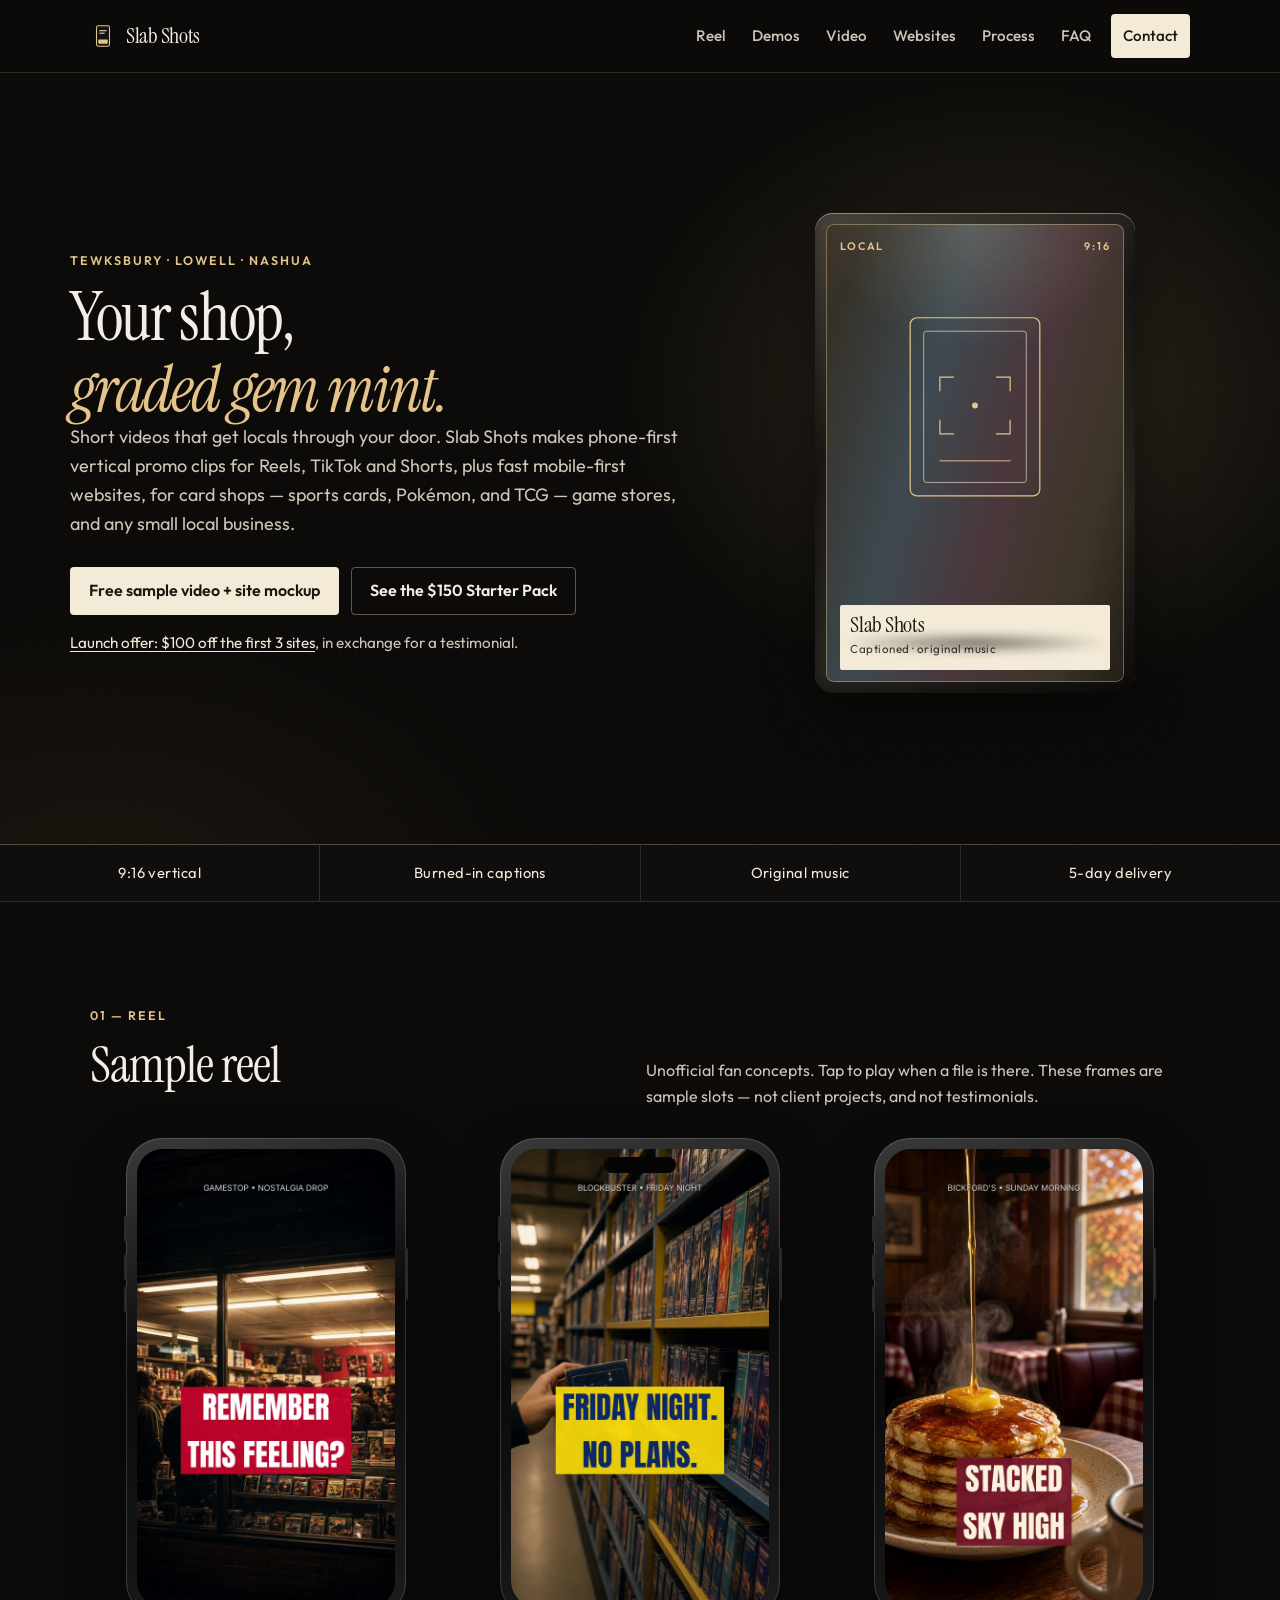
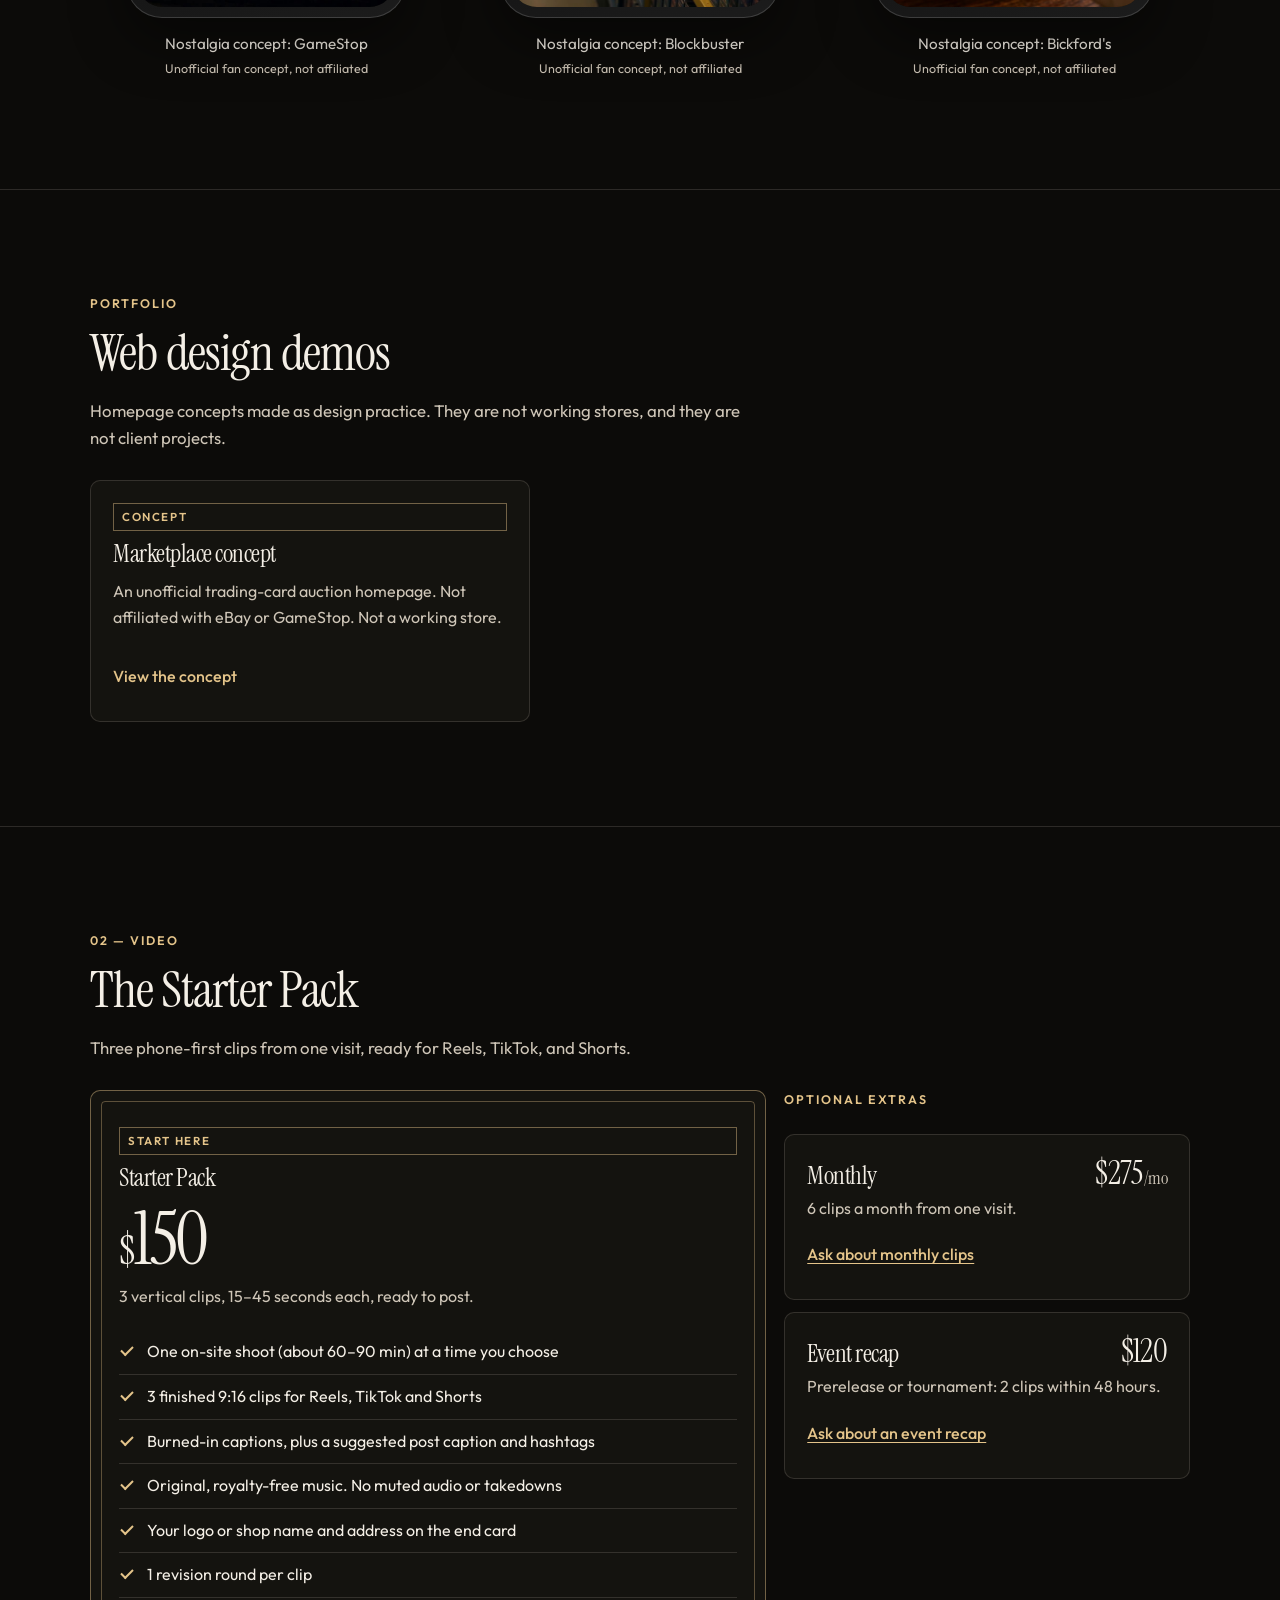
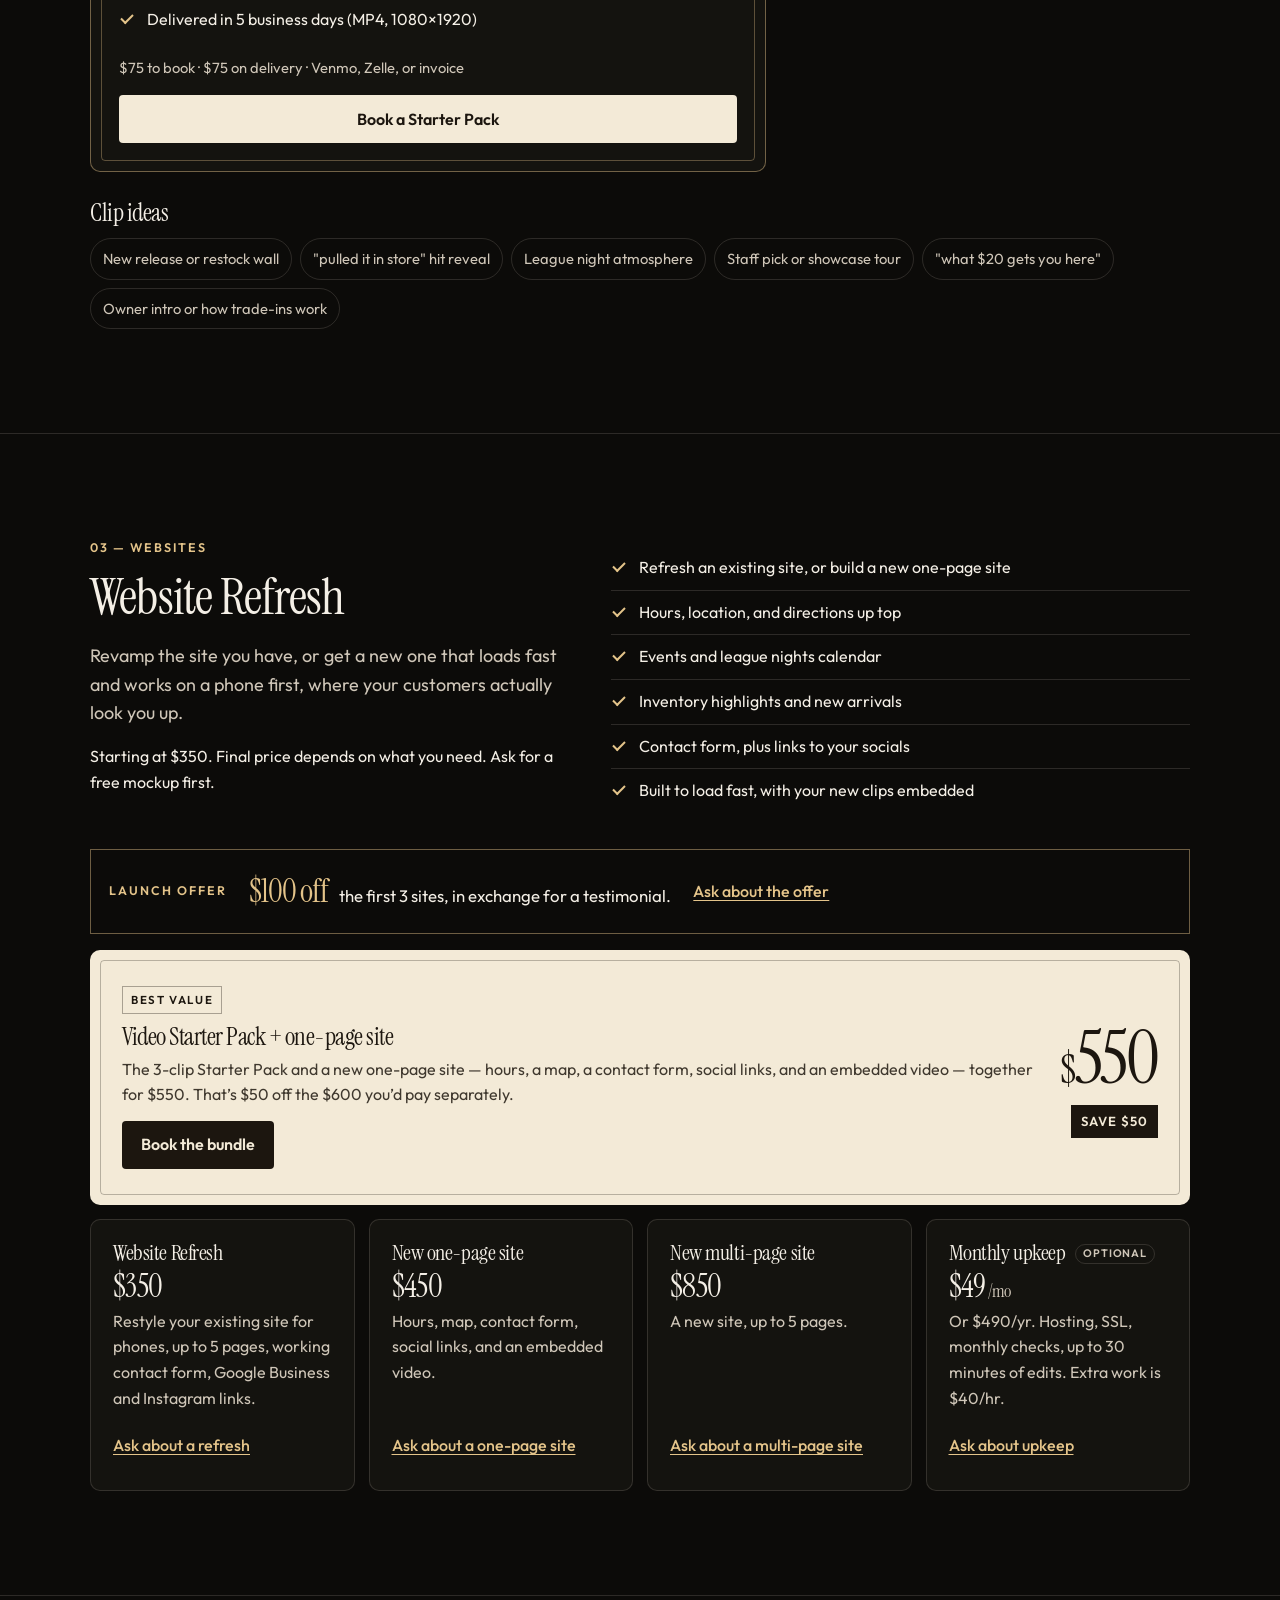
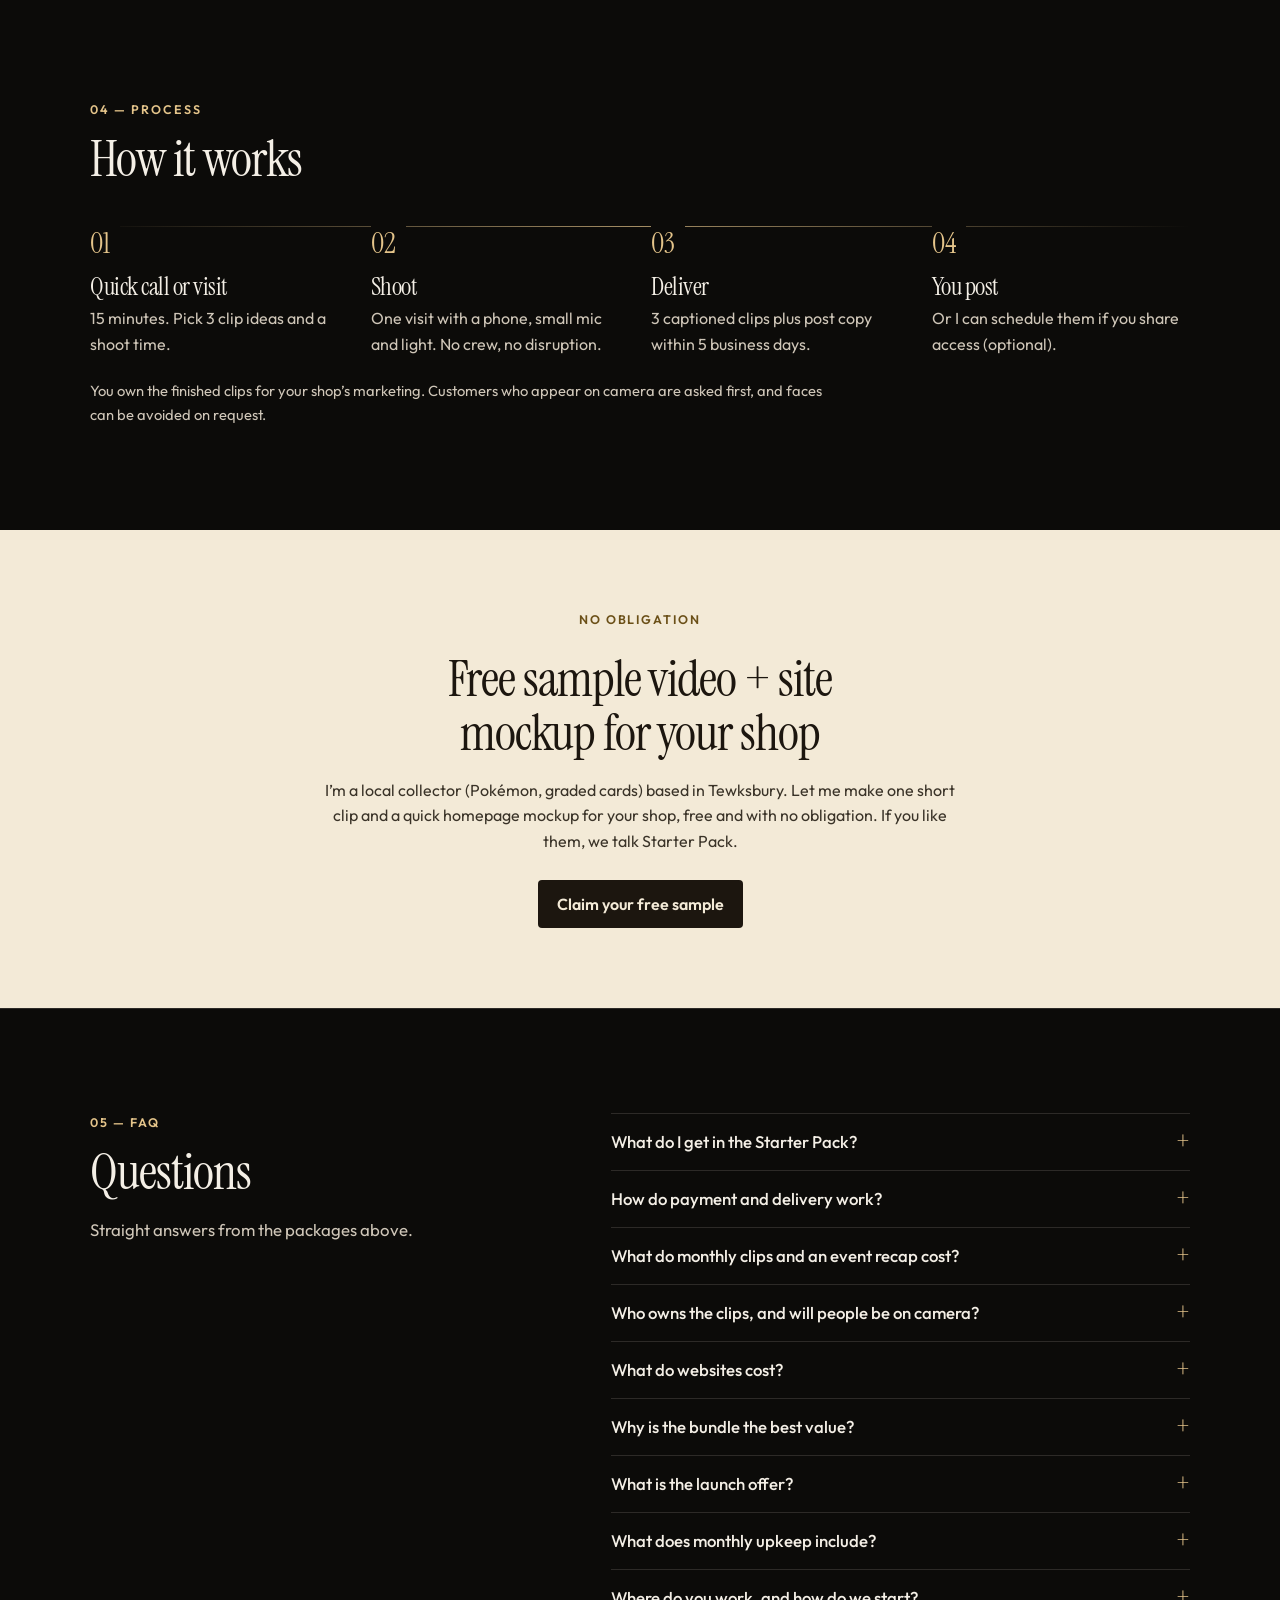
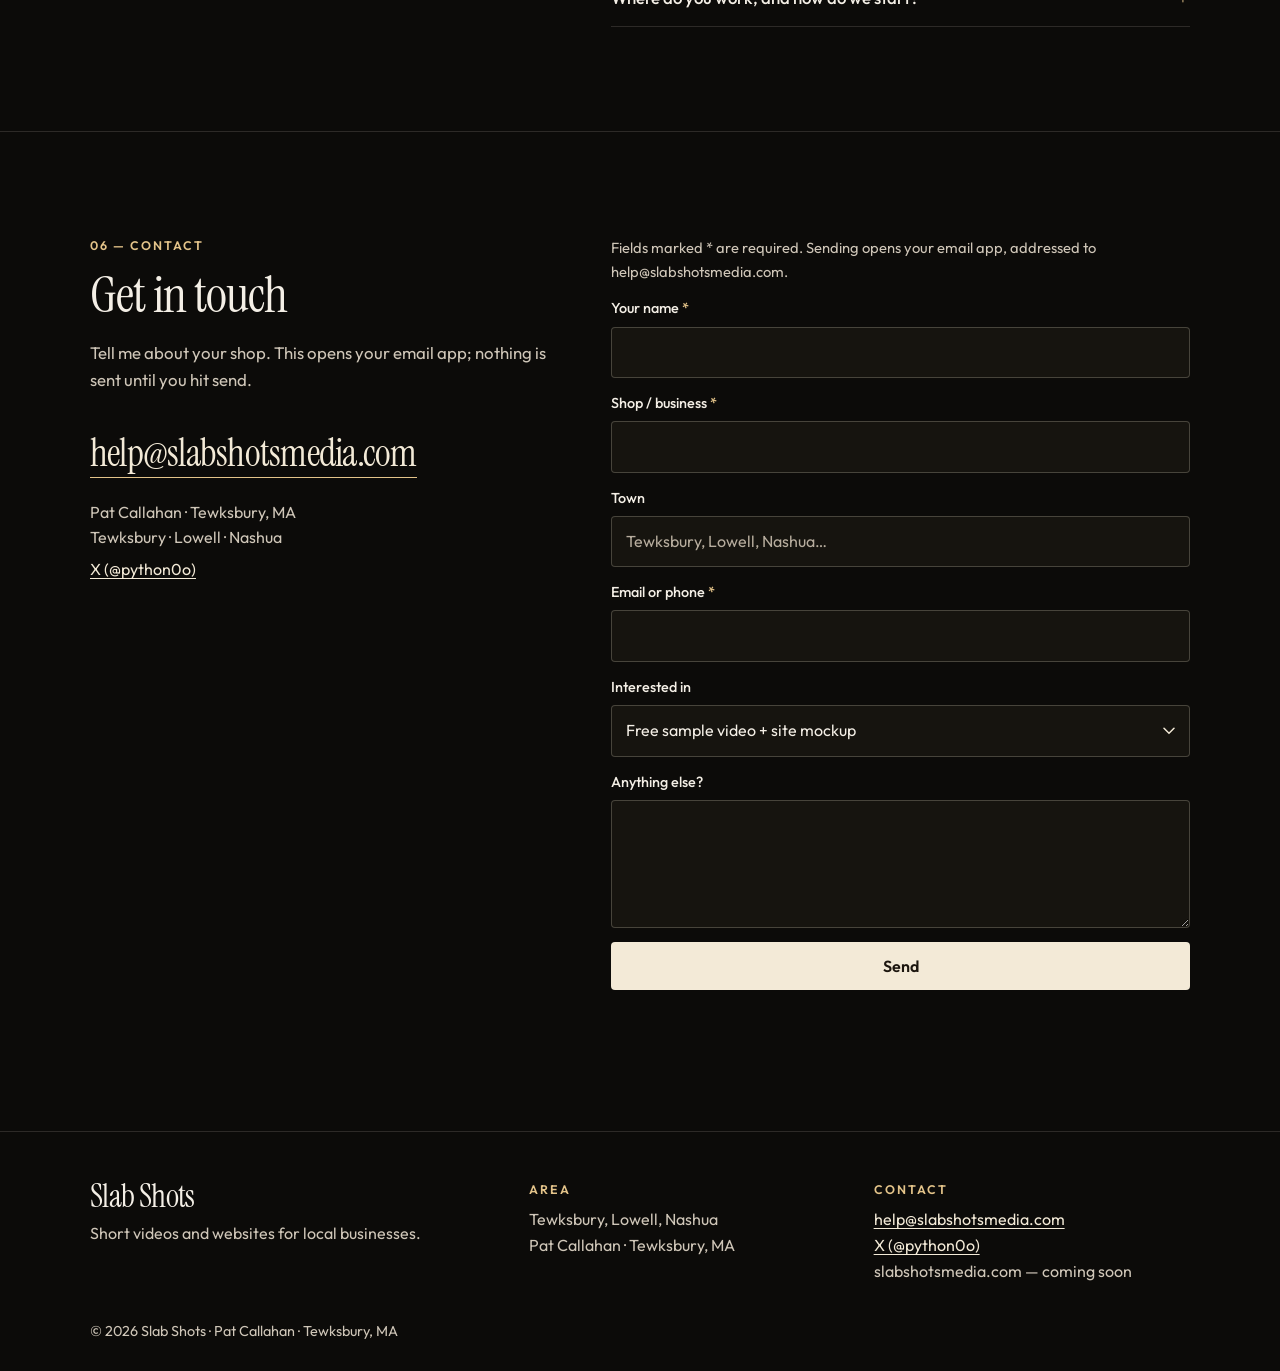
<file: index.html>
<!doctype html>
<html lang="en">
<head>
<meta charset="utf-8">
<meta name="viewport" content="width=device-width, initial-scale=1, viewport-fit=cover">
<script>document.documentElement.classList.add("js");</script>
<title>Slab Shots · Graded-quality short videos &amp; websites</title>
<meta name="description" content="Phone-first vertical promo videos and fast mobile websites for card shops, game stores, and small businesses around Tewksbury, Lowell, and Nashua.">
<meta name="author" content="Pat Callahan">
<meta name="theme-color" content="#0c0b09">
<meta name="color-scheme" content="dark">
<meta name="format-detection" content="telephone=no">
<link rel="canonical" href="https://slabshotsmedia.com/">
<meta property="og:type" content="website">
<meta property="og:site_name" content="Slab Shots">
<meta property="og:locale" content="en_US">
<meta property="og:url" content="https://slabshotsmedia.com/">
<meta property="og:title" content="Slab Shots · Graded-quality short videos &amp; websites">
<meta property="og:description" content="Phone-first vertical promo videos and fast mobile websites for card shops, game stores, and small businesses around Tewksbury, Lowell, and Nashua.">
<meta property="og:image" content="https://slabshotsmedia.com/og.png">
<meta property="og:image:width" content="2400">
<meta property="og:image:height" content="1260">
<meta property="og:image:alt" content="Slab Shots. Your shop, graded gem mint. Vertical videos and websites for local card shops.">
<meta name="twitter:card" content="summary_large_image">
<meta name="twitter:site" content="@python0o">
<meta name="twitter:title" content="Slab Shots · Graded-quality short videos &amp; websites">
<meta name="twitter:description" content="Phone-first vertical promo videos and fast mobile websites for card shops, game stores, and small businesses around Tewksbury, Lowell, and Nashua.">
<meta name="twitter:image" content="https://slabshotsmedia.com/og.png">
<meta name="twitter:image:alt" content="Slab Shots. Your shop, graded gem mint. Vertical videos and websites for local card shops.">
<link rel="icon" href="favicon.svg" type="image/svg+xml">
<link rel="icon" href="favicon-32.png" sizes="32x32" type="image/png">
<link rel="apple-touch-icon" href="apple-touch-icon.png">
<link rel="preload" href="fonts/outfit-400.woff2" as="font" type="font/woff2" crossorigin>
<link rel="preload" href="fonts/instrument-serif-regular.woff2" as="font" type="font/woff2" crossorigin>
<link rel="preload" href="fonts/instrument-serif-italic.woff2" as="font" type="font/woff2" crossorigin>
<link rel="stylesheet" href="styles.css">
<script type="application/ld+json">
{
  "@context": "https://schema.org",
  "@type": "ProfessionalService",
  "name": "Slab Shots",
  "description": "Phone-first vertical promo videos and fast mobile-first websites for card shops, game stores, and small local businesses.",
  "url": "https://slabshotsmedia.com/",
  "image": "https://slabshotsmedia.com/og.png",
  "email": "help@slabshotsmedia.com",
  "currenciesAccepted": "USD",
  "paymentAccepted": "Venmo, Zelle, Invoice",
  "founder": {
    "@type": "Person",
    "name": "Pat Callahan",
    "sameAs": "https://x.com/python0o"
  },
  "address": {
    "@type": "PostalAddress",
    "addressLocality": "Tewksbury",
    "addressRegion": "MA",
    "addressCountry": "US"
  },
  "areaServed": ["Tewksbury", "Lowell", "Nashua"],
  "sameAs": "https://x.com/python0o",
  "hasOfferCatalog": {
    "@type": "OfferCatalog",
    "name": "Slab Shots services",
    "itemListElement": [
      {
        "@type": "Offer",
        "name": "Video Starter Pack",
        "description": "3 vertical clips, 15–45 seconds each, ready to post.",
        "price": "150",
        "priceCurrency": "USD"
      },
      {
        "@type": "Offer",
        "name": "Monthly clips",
        "description": "6 clips a month from one visit.",
        "price": "275",
        "priceCurrency": "USD"
      },
      {
        "@type": "Offer",
        "name": "Event recap",
        "description": "Prerelease or tournament: 2 clips within 48 hours.",
        "price": "120",
        "priceCurrency": "USD"
      },
      {
        "@type": "Offer",
        "name": "Website Refresh",
        "description": "Restyle an existing site for phones, up to 5 pages. Starting price.",
        "price": "350",
        "priceCurrency": "USD"
      },
      {
        "@type": "Offer",
        "name": "New one-page site",
        "description": "Hours, map, contact form, social links, and an embedded video.",
        "price": "450",
        "priceCurrency": "USD"
      },
      {
        "@type": "Offer",
        "name": "New multi-page site",
        "description": "A new site, up to 5 pages.",
        "price": "850",
        "priceCurrency": "USD"
      },
      {
        "@type": "Offer",
        "name": "Video Starter Pack + one-page site",
        "description": "Bundle. Save $50 versus buying both separately.",
        "price": "550",
        "priceCurrency": "USD"
      },
      {
        "@type": "Offer",
        "name": "Monthly upkeep",
        "description": "Hosting, SSL, monthly checks, up to 30 minutes of edits. Or $490/yr. Extra work $40/hr.",
        "price": "49",
        "priceCurrency": "USD"
      }
    ]
  }
}
</script>
</head>
<body>
<a class="skip" href="#top">Skip to content</a>

<header class="nav">
  <div class="wrap nav-in">
    <a class="logo" href="#top">
      <svg class="logo-mark" viewBox="0 0 32 32" aria-hidden="true">
        <rect x="8" y="3.5" width="16" height="25" rx="2.2" fill="#17140f" stroke="#e4c48a" stroke-width="1.3"/>
        <path d="M12 9.5h8M12 12.5h5.5" stroke="#f4efe6" stroke-width="1.2" stroke-linecap="round"/>
        <rect x="10.2" y="20.2" width="11.6" height="5.2" rx="0.8" fill="#e4c48a"/>
      </svg>
      <span>Slab Shots</span>
    </a>
    <button type="button" class="nav-toggle" aria-expanded="false" aria-controls="site-nav" aria-label="Open menu">
      <span class="burger" aria-hidden="true"></span>
    </button>
    <nav id="site-nav" class="nav-links" aria-label="Main">
      <a href="#reel">Reel</a>
      <a href="#demos">Demos</a>
      <a href="#pricing">Video</a>
      <a href="#website">Websites</a>
      <a href="#how">Process</a>
      <a href="#faq">FAQ</a>
      <a class="nav-cta" href="#contact">Contact</a>
    </nav>
  </div>
</header>

<main id="top" tabindex="-1">
  <section class="hero" aria-labelledby="hero-title">
    <div class="wrap hero-grid">
      <div class="hero-copy">
        <p class="kicker">Tewksbury · Lowell · Nashua</p>
        <h1 id="hero-title">Your shop, <em>graded gem mint.</em></h1>
        <p class="lede">Short videos that get locals through your door. Slab Shots makes phone-first vertical promo clips for Reels, TikTok and Shorts, plus fast mobile-first websites, for card shops — sports cards, Pokémon, and TCG — game stores, and any small local business.</p>
        <div class="btns">
          <a class="btn btn-primary" href="#sample" data-interest="Free sample video + site mockup">Free sample video + site mockup</a>
          <a class="btn btn-ghost" href="#pricing">See the $150 Starter Pack</a>
        </div>
        <p class="hero-offer"><a href="#launch">Launch offer: $100 off the first 3 sites</a>, in exchange for a testimonial.</p>
      </div>
      <div class="hero-stage" aria-hidden="true">
        <div class="slab-float">
          <div class="slab" id="slab">
            <div class="slab-inner">
              <div class="holo"></div>
              <div class="slab-shine"></div>
              <div class="slab-face">
                <div class="slab-top">
                  <span>Local</span>
                  <span>9:16</span>
                </div>
                <svg class="slab-mark" viewBox="0 0 200 210" aria-hidden="true">
                  <rect x="52" y="22" width="96" height="132" rx="5" fill="none" stroke="#e4c48a" stroke-width="0.9"/>
                  <rect x="62" y="32" width="76" height="112" rx="2" fill="none" stroke="#f4efe6" stroke-width="0.45"/>
                  <path d="M84 66h-10v10M116 66h10v10M84 108h-10v-10M116 108h10v-10" fill="none" stroke="#e4c48a" stroke-width="0.9" stroke-linecap="square"/>
                  <circle cx="100" cy="87" r="2.2" fill="#e4c48a"/>
                  <path d="M74 128h52" stroke="#e4c48a" stroke-width="0.7" stroke-linecap="round"/>
                </svg>
                <div class="slab-plate">
                  <p class="slab-brand">Slab Shots</p>
                  <p class="slab-sub">Captioned · original music</p>
                </div>
              </div>
            </div>
          </div>
        </div>
        <div class="slab-ground" aria-hidden="true"></div>
      </div>
    </div>
    <ul class="spec">
      <li>9:16 vertical</li>
      <li>Burned-in captions</li>
      <li>Original music</li>
      <li>5-day delivery</li>
    </ul>
  </section>

  <section id="reel" class="section" aria-labelledby="reel-title">
    <div class="wrap section-head">
      <div>
        <p class="kicker">01 — Reel</p>
        <h2 id="reel-title">Sample reel</h2>
      </div>
      <div class="section-head-aside">
        <p>Unofficial fan concepts. Tap to play when a file is there. These frames are sample slots — not client projects, and not testimonials.</p>
        <div class="reel-nav">
          <button type="button" class="icon-btn" id="reel-prev" aria-label="Previous sample">
            <svg viewBox="0 0 16 16" aria-hidden="true"><path d="M10 3L5 8l5 5" fill="none" stroke="currentColor" stroke-width="1.5" stroke-linecap="round" stroke-linejoin="round"/></svg>
          </button>
          <button type="button" class="icon-btn" id="reel-next" aria-label="Next sample">
            <svg viewBox="0 0 16 16" aria-hidden="true"><path d="M6 3l5 5-5 5" fill="none" stroke="currentColor" stroke-width="1.5" stroke-linecap="round" stroke-linejoin="round"/></svg>
          </button>
        </div>
      </div>
    </div>
    <!-- Posters: samples/sample-1.jpg … sample-3.jpg. Clips: samples/sample-1.mp4 … sample-3.mp4 (1080×1920). Placeholders stay until each file loads. -->
    <div class="reel-scroller" id="reel-scroller" aria-label="Sample clips">
      <div class="reel">
        <figure class="clip">
          <div class="phone">
            <div class="bezel">
              <div class="screen">
                <div class="island" aria-hidden="true"></div>
                <img class="poster" src="samples/sample-1.jpg" alt="">
                <video src="samples/sample-1.mp4" poster="samples/sample-1.jpg" playsinline loop preload="metadata" controls aria-label="Nostalgia concept: GameStop. Unofficial fan concept, not affiliated. Example slot, not a client project."></video>
                <div class="ph">
                  <p class="ph-kicker">Sample 1</p>
                  <p class="ph-title">Nostalgia concept: GameStop</p>
                  <p class="ph-state">Clip coming soon</p>
                  <p class="ph-file"><code>samples/sample-1.mp4</code></p>
                </div>
                <button type="button" class="play-big" aria-label="Play sample: Nostalgia concept: GameStop">
                  <svg viewBox="0 0 24 24" aria-hidden="true"><path d="M8 5.5v13l11-6.5-11-6.5z" fill="currentColor"/></svg>
                </button>
                <div class="controls">
                  <button type="button" class="ctrl pause-btn" aria-label="Pause sample: Nostalgia concept: GameStop">Pause</button>
                  <button type="button" class="ctrl mute-btn" aria-pressed="false" aria-label="Mute">Mute</button>
                </div>
              </div>
            </div>
          </div>
          <figcaption>
            <span class="cap-title">Nostalgia concept: GameStop</span>
            <span class="cap-note">Unofficial fan concept, not affiliated</span>
          </figcaption>
        </figure>
        <figure class="clip">
          <div class="phone">
            <div class="bezel">
              <div class="screen">
                <div class="island" aria-hidden="true"></div>
                <img class="poster" src="samples/sample-2.jpg" alt="">
                <video src="samples/sample-2.mp4" poster="samples/sample-2.jpg" playsinline loop preload="metadata" controls aria-label="Nostalgia concept: Blockbuster. Unofficial fan concept, not affiliated. Example slot, not a client project."></video>
                <div class="ph">
                  <p class="ph-kicker">Sample 2</p>
                  <p class="ph-title">Nostalgia concept: Blockbuster</p>
                  <p class="ph-state">Clip coming soon</p>
                  <p class="ph-file"><code>samples/sample-2.mp4</code></p>
                </div>
                <button type="button" class="play-big" aria-label="Play sample: Nostalgia concept: Blockbuster">
                  <svg viewBox="0 0 24 24" aria-hidden="true"><path d="M8 5.5v13l11-6.5-11-6.5z" fill="currentColor"/></svg>
                </button>
                <div class="controls">
                  <button type="button" class="ctrl pause-btn" aria-label="Pause sample: Nostalgia concept: Blockbuster">Pause</button>
                  <button type="button" class="ctrl mute-btn" aria-pressed="false" aria-label="Mute">Mute</button>
                </div>
              </div>
            </div>
          </div>
          <figcaption>
            <span class="cap-title">Nostalgia concept: Blockbuster</span>
            <span class="cap-note">Unofficial fan concept, not affiliated</span>
          </figcaption>
        </figure>
        <figure class="clip">
          <div class="phone">
            <div class="bezel">
              <div class="screen">
                <div class="island" aria-hidden="true"></div>
                <img class="poster" src="samples/sample-3.jpg" alt="">
                <video src="samples/sample-3.mp4" poster="samples/sample-3.jpg" playsinline loop preload="metadata" controls aria-label="Nostalgia concept: Bickford's. Unofficial fan concept, not affiliated. Example slot, not a client project."></video>
                <div class="ph">
                  <p class="ph-kicker">Sample 3</p>
                  <p class="ph-title">Nostalgia concept: Bickford's</p>
                  <p class="ph-state">Clip coming soon</p>
                  <p class="ph-file"><code>samples/sample-3.mp4</code></p>
                </div>
                <button type="button" class="play-big" aria-label="Play sample: Nostalgia concept: Bickford's">
                  <svg viewBox="0 0 24 24" aria-hidden="true"><path d="M8 5.5v13l11-6.5-11-6.5z" fill="currentColor"/></svg>
                </button>
                <div class="controls">
                  <button type="button" class="ctrl pause-btn" aria-label="Pause sample: Nostalgia concept: Bickford's">Pause</button>
                  <button type="button" class="ctrl mute-btn" aria-pressed="false" aria-label="Mute">Mute</button>
                </div>
              </div>
            </div>
          </div>
          <figcaption>
            <span class="cap-title">Nostalgia concept: Bickford's</span>
            <span class="cap-note">Unofficial fan concept, not affiliated</span>
          </figcaption>
        </figure>
      </div>
    </div>
  </section>

  <section id="demos" class="section" aria-labelledby="demos-title">
    <div class="wrap">
      <p class="kicker">Portfolio</p>
      <h2 id="demos-title">Web design demos</h2>
      <p class="dek">Homepage concepts made as design practice. They are not working stores, and they are not client projects.</p>
      <a class="card demo-card" href="demos/marketplace-concept/">
        <p class="tag">Concept</p>
        <h3>Marketplace concept</h3>
        <p class="muted">An unofficial trading-card auction homepage. Not affiliated with eBay or GameStop. Not a working store.</p>
        <span class="text-link">View the concept</span>
      </a>
    </div>
  </section>

  <section id="pricing" class="section" aria-labelledby="video-title">
    <div class="wrap">
      <p class="kicker">02 — Video</p>
      <h2 id="video-title">The Starter Pack</h2>
      <p class="dek">Three phone-first clips from one visit, ready for Reels, TikTok, and Shorts.</p>
      <div class="video-layout">
        <article class="card feature">
          <p class="tag">Start here</p>
          <h3>Starter Pack</h3>
          <p class="price"><span>$</span>150</p>
          <p class="muted">3 vertical clips, 15–45 seconds each, ready to post.</p>
          <ul class="ticks">
            <li>One on-site shoot (about 60–90 min) at a time you choose</li>
            <li>3 finished 9:16 clips for Reels, TikTok and Shorts</li>
            <li>Burned-in captions, plus a suggested post caption and hashtags</li>
            <li>Original, royalty-free music. No muted audio or takedowns</li>
            <li>Your logo or shop name and address on the end card</li>
            <li>1 revision round per clip</li>
            <li>Delivered in 5 business days (MP4, 1080×1920)</li>
          </ul>
          <p class="pay">$75 to book · $75 on delivery · Venmo, Zelle, or invoice</p>
          <a class="btn btn-primary" href="#contact" data-interest="Starter Pack ($150)">Book a Starter Pack</a>
        </article>
        <div class="extras">
          <p class="kicker">Optional extras</p>
          <article class="card mini">
            <div class="row">
              <h3>Monthly</h3>
              <p class="price-sm">$275<span>/mo</span></p>
            </div>
            <p class="muted">6 clips a month from one visit.</p>
            <a class="text-link" href="#contact" data-interest="Monthly clips ($275)">Ask about monthly clips</a>
          </article>
          <article class="card mini">
            <div class="row">
              <h3>Event recap</h3>
              <p class="price-sm">$120</p>
            </div>
            <p class="muted">Prerelease or tournament: 2 clips within 48 hours.</p>
            <a class="text-link" href="#contact" data-interest="Event recap ($120)">Ask about an event recap</a>
          </article>
        </div>
      </div>
      <div class="ideas-block">
        <h3>Clip ideas</h3>
        <ul class="ideas">
          <li>New release or restock wall</li>
          <li>"pulled it in store" hit reveal</li>
          <li>League night atmosphere</li>
          <li>Staff pick or showcase tour</li>
          <li>"what $20 gets you here"</li>
          <li>Owner intro or how trade-ins work</li>
        </ul>
      </div>
    </div>
  </section>

  <section id="website" class="section" aria-labelledby="web-title">
    <div class="wrap">
      <div class="split">
        <div>
          <p class="kicker">03 — Websites</p>
          <h2 id="web-title">Website Refresh</h2>
          <p class="lede">Revamp the site you have, or get a new one that loads fast and works on a phone first, where your customers actually look you up.</p>
          <p class="price-note">Starting at $350. Final price depends on what you need. Ask for a free mockup first.</p>
        </div>
        <ul class="ticks">
          <li>Refresh an existing site, or build a new one-page site</li>
          <li>Hours, location, and directions up top</li>
          <li>Events and league nights calendar</li>
          <li>Inventory highlights and new arrivals</li>
          <li>Contact form, plus links to your socials</li>
          <li>Built to load fast, with your new clips embedded</li>
        </ul>
      </div>

      <aside class="launch" id="launch">
        <p class="kicker">Launch offer</p>
        <p class="launch-deal"><span>$100 off</span> the first 3 sites, in exchange for a testimonial.</p>
        <a class="text-link" href="#contact" data-interest="Launch offer: $100 off a site">Ask about the offer</a>
      </aside>

      <article class="card bundle">
        <div class="bundle-copy">
          <p class="tag">Best value</p>
          <h3>Video Starter Pack + one-page site</h3>
          <p class="muted">The 3-clip Starter Pack and a new one-page site — hours, a map, a contact form, social links, and an embedded video — together for $550. That’s $50 off the $600 you’d pay separately.</p>
          <a class="btn btn-dark" href="#contact" data-interest="Bundle: Starter Pack + one-page site ($550)">Book the bundle</a>
        </div>
        <p class="bundle-price"><span class="price"><span>$</span>550</span><span class="save">Save $50</span></p>
      </article>

      <div class="plans">
        <article class="card plan">
          <h3>Website Refresh</h3>
          <p class="price-sm">$350</p>
          <p class="muted">Restyle your existing site for phones, up to 5 pages, working contact form, Google Business and Instagram links.</p>
          <a class="text-link" href="#contact" data-interest="Website Refresh ($350)">Ask about a refresh</a>
        </article>
        <article class="card plan">
          <h3>New one-page site</h3>
          <p class="price-sm">$450</p>
          <p class="muted">Hours, map, contact form, social links, and an embedded video.</p>
          <a class="text-link" href="#contact" data-interest="New one-page site ($450)">Ask about a one-page site</a>
        </article>
        <article class="card plan">
          <h3>New multi-page site</h3>
          <p class="price-sm">$850</p>
          <p class="muted">A new site, up to 5 pages.</p>
          <a class="text-link" href="#contact" data-interest="New site, up to 5 pages ($850)">Ask about a multi-page site</a>
        </article>
        <article class="card plan">
          <h3>Monthly upkeep <span class="opt">optional</span></h3>
          <p class="price-sm">$49<span>/mo</span></p>
          <p class="muted">Or $490/yr. Hosting, SSL, monthly checks, up to 30 minutes of edits. Extra work is $40/hr.</p>
          <a class="text-link" href="#contact" data-interest="Monthly upkeep ($49/mo or $490/yr)">Ask about upkeep</a>
        </article>
      </div>
    </div>
  </section>

  <section id="how" class="section" aria-labelledby="how-title">
    <div class="wrap">
      <p class="kicker">04 — Process</p>
      <h2 id="how-title">How it works</h2>
      <ol class="steps">
        <li>
          <span class="step-no" aria-hidden="true">01</span>
          <h3>Quick call or visit</h3>
          <p>15 minutes. Pick 3 clip ideas and a shoot time.</p>
        </li>
        <li>
          <span class="step-no" aria-hidden="true">02</span>
          <h3>Shoot</h3>
          <p>One visit with a phone, small mic and light. No crew, no disruption.</p>
        </li>
        <li>
          <span class="step-no" aria-hidden="true">03</span>
          <h3>Deliver</h3>
          <p>3 captioned clips plus post copy within 5 business days.</p>
        </li>
        <li>
          <span class="step-no" aria-hidden="true">04</span>
          <h3>You post</h3>
          <p>Or I can schedule them if you share access (optional).</p>
        </li>
      </ol>
      <p class="fine">You own the finished clips for your shop’s marketing. Customers who appear on camera are asked first, and faces can be avoided on request.</p>
    </div>
  </section>

  <section class="band" id="sample" aria-labelledby="sample-title">
    <div class="wrap band-in">
      <p class="kicker">No obligation</p>
      <h2 id="sample-title">Free sample video + site mockup for your shop</h2>
      <p>I’m a local collector (Pokémon, graded cards) based in Tewksbury. Let me make one short clip and a quick homepage mockup for your shop, free and with no obligation. If you like them, we talk Starter Pack.</p>
      <a class="btn btn-dark" href="#contact" data-interest="Free sample video + site mockup">Claim your free sample</a>
    </div>
  </section>

  <section id="faq" class="section" aria-labelledby="faq-title">
    <div class="wrap split">
      <div class="split-intro">
        <p class="kicker">05 — FAQ</p>
        <h2 id="faq-title">Questions</h2>
        <p class="dek">Straight answers from the packages above.</p>
      </div>
      <div class="faq">
        <details>
          <summary>What do I get in the Starter Pack?</summary>
          <p>Three vertical clips, 15–45 seconds each, ready to post, for $150. That includes one on-site shoot of about 60–90 minutes at a time you choose. Each clip is 9:16 for Reels, TikTok, and Shorts, with burned-in captions, a suggested post caption and hashtags, original royalty-free music, and your logo or shop name and address on the end card. One revision round per clip. Delivered in 5 business days as an MP4 at 1080×1920.</p>
        </details>
        <details>
          <summary>How do payment and delivery work?</summary>
          <p>$75 to book and $75 on delivery, by Venmo, Zelle, or invoice. Clips arrive within 5 business days of the shoot. You post them, or I can schedule them if you share access. Scheduling is optional.</p>
        </details>
        <details>
          <summary>What do monthly clips and an event recap cost?</summary>
          <p>Monthly is $275 for 6 clips from one visit. An event recap — a prerelease or tournament — is $120 for 2 clips within 48 hours.</p>
        </details>
        <details>
          <summary>Who owns the clips, and will people be on camera?</summary>
          <p>You own the finished clips for your shop’s marketing. Customers who appear on camera are asked first, and faces can be avoided on request.</p>
        </details>
        <details>
          <summary>What do websites cost?</summary>
          <p>Website Refresh starts at $350: restyle the site you have for phones, up to 5 pages, with a working contact form and links to Google Business and Instagram. A new one-page site is $450, with hours, a map, a contact form, social links, and an embedded video. A new site up to 5 pages is $850. The final price depends on what you need. Ask for a free mockup first.</p>
        </details>
        <details>
          <summary>Why is the bundle the best value?</summary>
          <p>The Video Starter Pack plus a new one-page site is $550. Separately those are $150 and $450, so the bundle saves $50. It’s the best-value way to start with both a video and a site.</p>
        </details>
        <details>
          <summary>What is the launch offer?</summary>
          <p>$100 off the first 3 sites, in exchange for a testimonial. It applies to websites. Prices listed on this page are before that offer. There are no testimonials on this page — the sample reel is not client work.</p>
        </details>
        <details>
          <summary>What does monthly upkeep include?</summary>
          <p>Upkeep is optional. $49 a month or $490 a year covers hosting, SSL, monthly checks, and up to 30 minutes of edits. Extra work is $40 an hour.</p>
        </details>
        <details>
          <summary>Where do you work, and how do we start?</summary>
          <p>I’m a local collector (Pokémon, graded cards) based in Tewksbury, and I work with card shops, game stores, and other small businesses around Tewksbury, Lowell, and Nashua. Video starts with a 15-minute call or visit to pick 3 clip ideas and a shoot time, then one visit with a phone, a small mic, and a light — no crew and no disruption. Or claim a free sample clip and a quick homepage mockup, with no obligation.</p>
        </details>
      </div>
    </div>
  </section>

  <section id="contact" class="section" aria-labelledby="contact-title">
    <div class="wrap contact-grid">
      <div>
        <p class="kicker">06 — Contact</p>
        <h2 id="contact-title">Get in touch</h2>
        <p class="dek">Tell me about your shop. This opens your email app; nothing is sent until you hit send.</p>
        <a class="big-mail" href="mailto:help@slabshotsmedia.com?subject=Slab%20Shots%20inquiry">help@slabshotsmedia.com</a>
        <p class="contact-meta">Pat Callahan · Tewksbury, MA<br>Tewksbury · Lowell · Nashua</p>
        <p class="contact-meta"><a href="https://x.com/python0o" rel="noopener noreferrer">X (@python0o)</a></p>
      </div>
      <!-- Mailto only. No form backend and no secrets. -->
      <form class="form" action="mailto:help@slabshotsmedia.com" method="post" enctype="text/plain" aria-describedby="form-note">
        <p class="fine" id="form-note">Fields marked * are required. Sending opens your email app, addressed to help@slabshotsmedia.com.</p>
        <div class="field">
          <label for="name">Your name <span aria-hidden="true">*</span></label>
          <input id="name" name="name" autocomplete="name" required>
        </div>
        <div class="field">
          <label for="shop">Shop / business <span aria-hidden="true">*</span></label>
          <input id="shop" name="shop" autocomplete="organization" required>
        </div>
        <div class="field">
          <label for="town">Town</label>
          <input id="town" name="town" autocomplete="address-level2" placeholder="Tewksbury, Lowell, Nashua…">
        </div>
        <div class="field">
          <label for="reply_to">Email or phone <span aria-hidden="true">*</span></label>
          <input id="reply_to" name="reply_to" autocomplete="on" required>
        </div>
        <div class="field">
          <label for="interest">Interested in</label>
          <select id="interest" name="interest">
            <option>Free sample video + site mockup</option>
            <option>Starter Pack ($150)</option>
            <option>Monthly clips ($275)</option>
            <option>Event recap ($120)</option>
            <option>Website Refresh ($350)</option>
            <option>New one-page site ($450)</option>
            <option>New site, up to 5 pages ($850)</option>
            <option>Bundle: Starter Pack + one-page site ($550)</option>
            <option>Launch offer: $100 off a site</option>
            <option>Monthly upkeep ($49/mo or $490/yr)</option>
          </select>
        </div>
        <div class="field">
          <label for="message">Anything else?</label>
          <textarea id="message" name="message" rows="4"></textarea>
        </div>
        <button class="btn btn-primary btn-block" type="submit">Send</button>
        <p class="form-status" role="status"></p>
      </form>
      <noscript>
        <p class="fine">JavaScript is off, so the button uses a basic email link. Or write directly to help@slabshotsmedia.com.</p>
      </noscript>
    </div>
  </section>
</main>

<footer class="foot">
  <div class="wrap foot-grid">
    <div>
      <p class="foot-brand">Slab Shots</p>
      <p>Short videos and websites for local businesses.</p>
    </div>
    <div>
      <p class="kicker">Area</p>
      <p>Tewksbury, Lowell, Nashua</p>
      <p>Pat Callahan · Tewksbury, MA</p>
    </div>
    <div>
      <p class="kicker">Contact</p>
      <p><a href="mailto:help@slabshotsmedia.com">help@slabshotsmedia.com</a></p>
      <p><a href="https://x.com/python0o" rel="noopener noreferrer">X (@python0o)</a></p>
      <p>slabshotsmedia.com — coming soon</p>
    </div>
  </div>
  <div class="wrap">
    <p class="copy">© 2026 Slab Shots · Pat Callahan · Tewksbury, MA</p>
  </div>
</footer>

<script>
(function () {
  var reduce = window.matchMedia("(prefers-reduced-motion: reduce)").matches;
  var finePointer = window.matchMedia("(hover: hover) and (pointer: fine)").matches;
  var navMq = window.matchMedia("(max-width: 899px)");

  var toggle = document.querySelector(".nav-toggle");
  var mainEl = document.querySelector("main");
  var footEl = document.querySelector("footer");

  function setOpen(open) {
    document.body.classList.toggle("nav-open", open);
    toggle.setAttribute("aria-expanded", open ? "true" : "false");
    toggle.setAttribute("aria-label", open ? "Close menu" : "Open menu");
    mainEl.inert = open;
    footEl.inert = open;
    if (open) {
      var first = document.querySelector(".nav-links a");
      if (first) first.focus();
    }
  }

  toggle.addEventListener("click", function () {
    setOpen(toggle.getAttribute("aria-expanded") !== "true");
  });

  document.addEventListener("keydown", function (e) {
    if (e.key === "Escape" && toggle.getAttribute("aria-expanded") === "true") {
      setOpen(false);
      toggle.focus();
    }
  });

  document.getElementById("site-nav").addEventListener("click", function (e) {
    if (e.target.closest("a")) setOpen(false);
  });

  navMq.addEventListener("change", function () {
    if (!navMq.matches) setOpen(false);
  });

  document.querySelector(".logo").addEventListener("click", function () {
    if (toggle.getAttribute("aria-expanded") === "true") setOpen(false);
  });

  var hero = document.querySelector(".hero");
  var slab = document.getElementById("slab");
  var stage = document.querySelector(".hero-stage");
  if (!reduce && finePointer && hero && slab && stage) {
    hero.addEventListener("pointermove", function (e) {
      var r = hero.getBoundingClientRect();
      hero.style.setProperty("--mx", ((e.clientX - r.left) / r.width * 100).toFixed(1) + "%");
      hero.style.setProperty("--my", ((e.clientY - r.top) / r.height * 100).toFixed(1) + "%");
    });
    stage.addEventListener("pointermove", function (e) {
      var r = stage.getBoundingClientRect();
      var x = (e.clientX - r.left) / r.width - 0.5;
      var y = (e.clientY - r.top) / r.height - 0.5;
      slab.style.transform = "rotateY(" + (x * 16).toFixed(2) + "deg) rotateX(" + (-y * 10).toFixed(2) + "deg)";
    });
    stage.addEventListener("pointerleave", function () {
      slab.style.transform = "";
    });
  }

  var scroller = document.getElementById("reel-scroller");
  function scrollReel(dir) {
    var clip = scroller.querySelector(".clip");
    if (!clip) return;
    var amount = clip.getBoundingClientRect().width + 18;
    scroller.scrollBy({ left: dir * amount, behavior: reduce ? "auto" : "smooth" });
  }
  document.getElementById("reel-prev").addEventListener("click", function () { scrollReel(-1); });
  document.getElementById("reel-next").addEventListener("click", function () { scrollReel(1); });

  function pauseOthers(current) {
    document.querySelectorAll(".clip video").forEach(function (other) {
      if (other !== current) other.pause();
    });
  }

  document.querySelectorAll(".clip").forEach(function (clip) {
    var video = clip.querySelector("video");
    var playBig = clip.querySelector(".play-big");
    var pauseBtn = clip.querySelector(".pause-btn");
    var muteBtn = clip.querySelector(".mute-btn");
    var screen = clip.querySelector(".screen");
    video.removeAttribute("controls");
    video.setAttribute("aria-hidden", "true");

    function markReady() {
      clip.classList.add("is-ready");
      video.removeAttribute("aria-hidden");
    }
    video.addEventListener("loadedmetadata", markReady);
    if (video.readyState >= 1) markReady();

    var poster = clip.querySelector(".poster");
    if (poster) {
      function markPoster() {
        if (poster.naturalWidth > 0) clip.classList.add("has-poster");
      }
      poster.addEventListener("load", markPoster);
      poster.addEventListener("error", function () { clip.classList.remove("has-poster"); });
      if (poster.complete) markPoster();
    }

    function play() {
      pauseOthers(video);
      video.muted = false;
      muteBtn.setAttribute("aria-pressed", "false");
      muteBtn.textContent = "Mute";
      muteBtn.setAttribute("aria-label", "Mute");
      var attempt = video.play();
      if (attempt && attempt.catch) {
        attempt.catch(function () {
          video.muted = true;
          muteBtn.setAttribute("aria-pressed", "true");
          muteBtn.textContent = "Unmute";
          muteBtn.setAttribute("aria-label", "Unmute");
          video.play().catch(function () {});
        });
      }
    }

    playBig.addEventListener("click", play);
    screen.addEventListener("click", function (e) {
      if (!clip.classList.contains("is-ready")) return;
      if (e.target.closest("button")) return;
      if (video.paused) play();
      else video.pause();
    });
    pauseBtn.addEventListener("click", function () { video.pause(); });
    muteBtn.addEventListener("click", function () {
      video.muted = !video.muted;
      var muted = video.muted;
      muteBtn.setAttribute("aria-pressed", muted ? "true" : "false");
      muteBtn.textContent = muted ? "Unmute" : "Mute";
      muteBtn.setAttribute("aria-label", muted ? "Unmute" : "Mute");
    });
    video.addEventListener("play", function () {
      clip.classList.add("is-playing", "has-played");
    });
    video.addEventListener("pause", function () {
      clip.classList.remove("is-playing");
    });
  });

  var form = document.querySelector(".form");
  var status = form.querySelector(".form-status");
  var interest = form.querySelector("[name=interest]");

  document.addEventListener("click", function (e) {
    var link = e.target.closest("[data-interest]");
    if (!link) return;
    interest.value = link.getAttribute("data-interest");
  });

  form.addEventListener("submit", function (e) {
    e.preventDefault();
    if (!form.checkValidity()) {
      form.reportValidity();
      return;
    }
    var data = new FormData(form);
    var body = [
      "Name: " + data.get("name"),
      "Shop: " + data.get("shop"),
      "Town: " + (data.get("town") || ""),
      "Email or phone: " + data.get("reply_to"),
      "Interested in: " + data.get("interest"),
      "",
      data.get("message") || ""
    ].join("\n");
    var href = "mailto:help@slabshotsmedia.com?subject=" +
      encodeURIComponent("Slab Shots inquiry — " + data.get("shop")) +
      "&body=" + encodeURIComponent(body);
    status.textContent = "Your email app should open with this message. If it does not, email help@slabshotsmedia.com.";
    window.location.href = href;
  });
})();
</script>
</body>
</html>
</file>
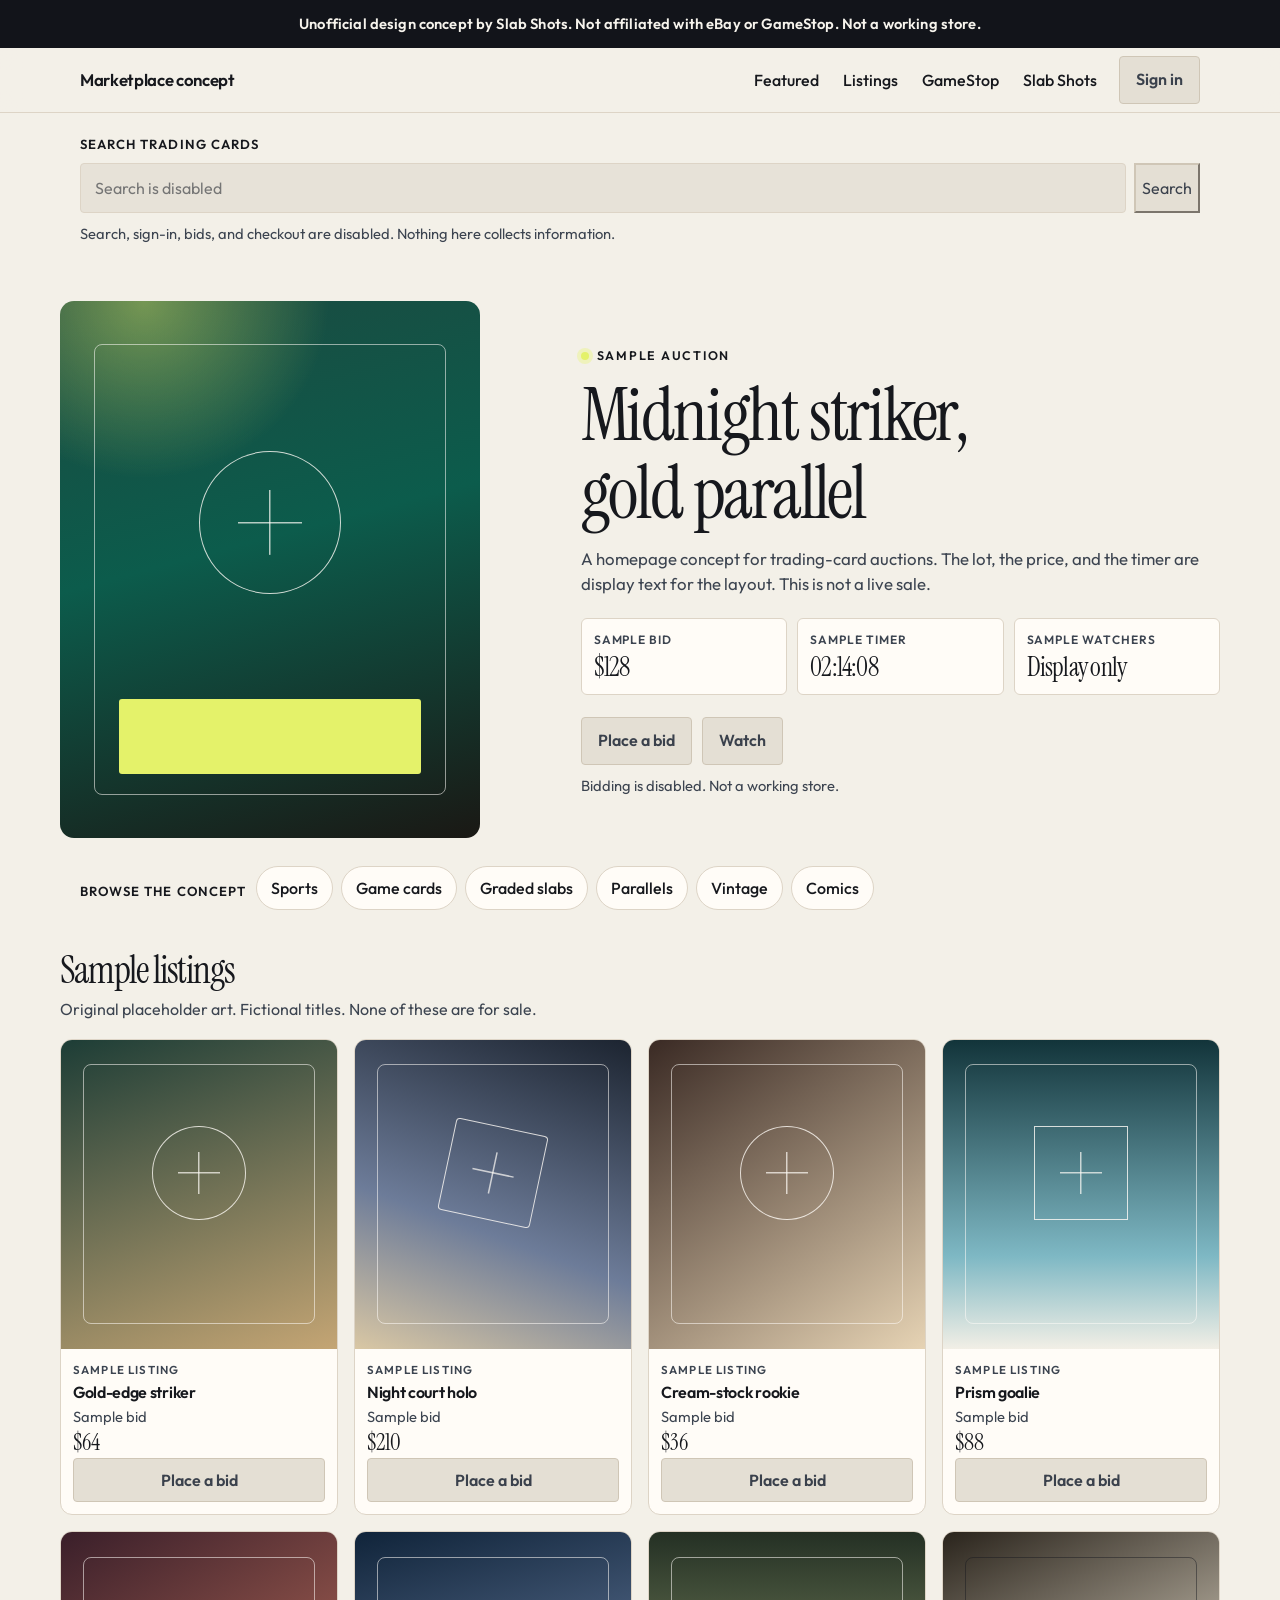
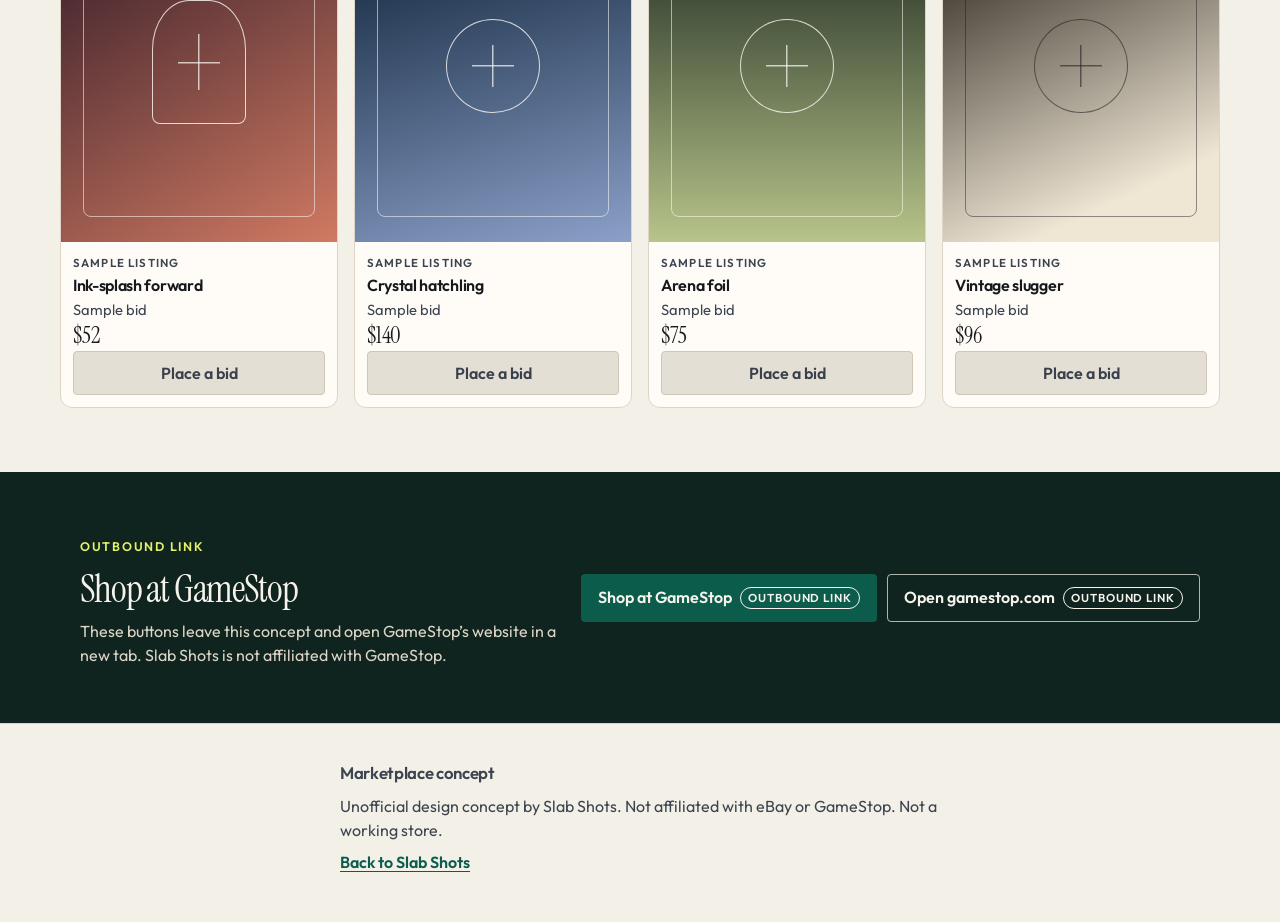
<file: demos/marketplace-concept/index.html>
<!doctype html>
<html lang="en">
<head>
<meta charset="utf-8">
<meta name="viewport" content="width=device-width, initial-scale=1, viewport-fit=cover">
<title>Marketplace concept · Unofficial design by Slab Shots</title>
<meta name="description" content="Unofficial design concept by Slab Shots for a trading-card auction homepage. Not affiliated with eBay or GameStop. Not a working store.">
<meta name="robots" content="index,follow">
<link rel="canonical" href="https://slabshotsmedia.com/demos/marketplace-concept/">
<link rel="icon" href="../../favicon.svg" type="image/svg+xml">
<link rel="stylesheet" href="styles.css">
</head>
<body>
<div class="concept-banner" role="note">Unofficial design concept by Slab Shots. Not affiliated with eBay or GameStop. Not a working store.</div>

<a class="skip" href="#content">Skip to content</a>

<header class="topbar">
  <div class="wrap topbar-in">
    <a class="word" href="#content">Marketplace concept</a>
    <nav class="toplinks" aria-label="Concept">
      <a href="#featured">Featured</a>
      <a href="#listings">Listings</a>
      <a href="#gamestop">GameStop</a>
      <a href="../../">Slab Shots</a>
    </nav>
    <button type="button" class="btn btn-quiet" disabled>Sign in</button>
  </div>
</header>

<main id="content">
  <section class="search-band" aria-label="Disabled search">
    <div class="wrap search-row">
      <div class="search">
        <label for="concept-search">Search trading cards</label>
        <div class="search-box">
          <input id="concept-search" type="search" disabled placeholder="Search is disabled" aria-disabled="true">
          <button type="button" disabled>Search</button>
        </div>
      </div>
      <p class="search-note">Search, sign-in, bids, and checkout are disabled. Nothing here collects information.</p>
    </div>
  </section>

  <section class="featured wrap" id="featured" aria-labelledby="featured-title">
    <div class="feature-art art art-hero" aria-hidden="true">
      <span class="art-frame"></span>
      <span class="art-mark"></span>
      <span class="art-bar"></span>
    </div>
    <div class="feature-copy">
      <p class="eyebrow"><span class="dot" aria-hidden="true"></span> Sample auction</p>
      <h1 id="featured-title">Midnight striker, gold parallel</h1>
      <p class="lede">A homepage concept for trading-card auctions. The lot, the price, and the timer are display text for the layout. This is not a live sale.</p>
      <dl class="stats">
        <div><dt>Sample bid</dt><dd>$128</dd></div>
        <div><dt>Sample timer</dt><dd>02:14:08</dd></div>
        <div><dt>Sample watchers</dt><dd>Display only</dd></div>
      </dl>
      <div class="feature-actions">
        <button type="button" class="btn btn-solid" disabled>Place a bid</button>
        <button type="button" class="btn btn-line" disabled>Watch</button>
      </div>
      <p class="fine">Bidding is disabled. Not a working store.</p>
    </div>
  </section>

  <section class="cats" aria-label="Categories">
    <div class="wrap cats-row">
      <h2 class="cats-label">Browse the concept</h2>
      <ul>
        <li><a href="#listings">Sports</a></li>
        <li><a href="#listings">Game cards</a></li>
        <li><a href="#listings">Graded slabs</a></li>
        <li><a href="#listings">Parallels</a></li>
        <li><a href="#listings">Vintage</a></li>
        <li><a href="#listings">Comics</a></li>
      </ul>
    </div>
  </section>

  <section class="wrap lots" id="listings" aria-labelledby="lots-title">
    <div class="lots-head">
      <h2 id="lots-title">Sample listings</h2>
      <p>Original placeholder art. Fictional titles. None of these are for sale.</p>
    </div>
    <div class="grid">
      <article class="lot">
        <div class="art art-a" aria-hidden="true"><span class="art-frame"></span><span class="art-mark"></span></div>
        <div class="lot-body">
          <p class="lot-kicker">Sample listing</p>
          <h3>Gold-edge striker</h3>
          <p class="bid">Sample bid <strong>$64</strong></p>
          <button type="button" disabled>Place a bid</button>
        </div>
      </article>
      <article class="lot">
        <div class="art art-b" aria-hidden="true"><span class="art-frame"></span><span class="art-mark"></span></div>
        <div class="lot-body">
          <p class="lot-kicker">Sample listing</p>
          <h3>Night court holo</h3>
          <p class="bid">Sample bid <strong>$210</strong></p>
          <button type="button" disabled>Place a bid</button>
        </div>
      </article>
      <article class="lot">
        <div class="art art-c" aria-hidden="true"><span class="art-frame"></span><span class="art-mark"></span></div>
        <div class="lot-body">
          <p class="lot-kicker">Sample listing</p>
          <h3>Cream-stock rookie</h3>
          <p class="bid">Sample bid <strong>$36</strong></p>
          <button type="button" disabled>Place a bid</button>
        </div>
      </article>
      <article class="lot">
        <div class="art art-d" aria-hidden="true"><span class="art-frame"></span><span class="art-mark"></span></div>
        <div class="lot-body">
          <p class="lot-kicker">Sample listing</p>
          <h3>Prism goalie</h3>
          <p class="bid">Sample bid <strong>$88</strong></p>
          <button type="button" disabled>Place a bid</button>
        </div>
      </article>
      <article class="lot">
        <div class="art art-e" aria-hidden="true"><span class="art-frame"></span><span class="art-mark"></span></div>
        <div class="lot-body">
          <p class="lot-kicker">Sample listing</p>
          <h3>Ink-splash forward</h3>
          <p class="bid">Sample bid <strong>$52</strong></p>
          <button type="button" disabled>Place a bid</button>
        </div>
      </article>
      <article class="lot">
        <div class="art art-f" aria-hidden="true"><span class="art-frame"></span><span class="art-mark"></span></div>
        <div class="lot-body">
          <p class="lot-kicker">Sample listing</p>
          <h3>Crystal hatchling</h3>
          <p class="bid">Sample bid <strong>$140</strong></p>
          <button type="button" disabled>Place a bid</button>
        </div>
      </article>
      <article class="lot">
        <div class="art art-g" aria-hidden="true"><span class="art-frame"></span><span class="art-mark"></span></div>
        <div class="lot-body">
          <p class="lot-kicker">Sample listing</p>
          <h3>Arena foil</h3>
          <p class="bid">Sample bid <strong>$75</strong></p>
          <button type="button" disabled>Place a bid</button>
        </div>
      </article>
      <article class="lot">
        <div class="art art-h" aria-hidden="true"><span class="art-frame"></span><span class="art-mark"></span></div>
        <div class="lot-body">
          <p class="lot-kicker">Sample listing</p>
          <h3>Vintage slugger</h3>
          <p class="bid">Sample bid <strong>$96</strong></p>
          <button type="button" disabled>Place a bid</button>
        </div>
      </article>
    </div>
  </section>

  <section class="gamestop" id="gamestop" aria-labelledby="gs-title">
    <div class="wrap gs-in">
      <div>
        <p class="eyebrow">Outbound link</p>
        <h2 id="gs-title">Shop at GameStop</h2>
        <p>These buttons leave this concept and open GameStop’s website in a new tab. Slab Shots is not affiliated with GameStop.</p>
      </div>
      <div class="gs-actions">
        <a class="btn btn-solid" href="https://www.gamestop.com/" target="_blank" rel="noopener noreferrer">Shop at GameStop <span class="out">Outbound link</span></a>
        <a class="btn btn-line btn-line-light" href="https://www.gamestop.com/" target="_blank" rel="noopener noreferrer">Open gamestop.com <span class="out">Outbound link</span></a>
      </div>
    </div>
  </section>
</main>

<footer class="foot">
  <div class="wrap foot-in">
    <p class="word">Marketplace concept</p>
    <p>Unofficial design concept by Slab Shots. Not affiliated with eBay or GameStop. Not a working store.</p>
    <p><a href="../../">Back to Slab Shots</a></p>
  </div>
</footer>
<script>
(function () {
  var banner = document.querySelector(".concept-banner");
  function fit() {
    document.documentElement.style.setProperty("--banner-h", banner.offsetHeight + "px");
  }
  fit();
  window.addEventListener("resize", fit);
})();
</script>
</body>
</html>
</file>
<file: styles.css>
@font-face {
  font-family: "Outfit";
  font-style: normal;
  font-weight: 400;
  font-display: swap;
  src: url("fonts/outfit-400.woff2") format("woff2");
}
@font-face {
  font-family: "Outfit";
  font-style: normal;
  font-weight: 500;
  font-display: swap;
  src: url("fonts/outfit-500.woff2") format("woff2");
}
@font-face {
  font-family: "Outfit";
  font-style: normal;
  font-weight: 600;
  font-display: swap;
  src: url("fonts/outfit-600.woff2") format("woff2");
}
@font-face {
  font-family: "Instrument Serif";
  font-style: normal;
  font-weight: 400;
  font-display: swap;
  src: url("fonts/instrument-serif-regular.woff2") format("woff2");
}
@font-face {
  font-family: "Instrument Serif";
  font-style: italic;
  font-weight: 400;
  font-display: swap;
  src: url("fonts/instrument-serif-italic.woff2") format("woff2");
}

:root {
  --bg: #0c0b09;
  --bg-2: #14130f;
  --ink: #1c160f;
  --cream: #f3ead7;
  --text: #f4efe6;
  --muted: #cfc6b8;
  --gold: #e4c48a;
  --gold-deep: #6b5018;
  --line: rgba(243, 234, 215, 0.14);
  --line-strong: rgba(228, 196, 138, 0.45);
  --serif: "Instrument Serif", "Iowan Old Style", Palatino, "Palatino Linotype", Georgia, serif;
  --sans: "Outfit", Inter, "Segoe UI", Roboto, Helvetica, Arial, sans-serif;
  --nav-h: 72px;
  --max: 1140px;
  --radius: 4px;
  color-scheme: dark;
}

*, *::before, *::after { box-sizing: border-box; }
html { background: var(--bg); scroll-padding-top: calc(var(--nav-h) + 12px + env(safe-area-inset-top)); }
body {
  margin: 0;
  font-family: var(--sans);
  font-size: 16px;
  font-weight: 400;
  font-synthesis: none;
  line-height: 1.6;
  color: var(--text);
  background: var(--bg);
  -webkit-font-smoothing: antialiased;
  text-rendering: optimizeLegibility;
}
body, h1, h2, h3, p, ul, ol, figure { margin: 0; }
img, svg, video { display: block; max-width: 100%; }
button, input, select, textarea { font: inherit; color: inherit; }
a { color: var(--cream); text-underline-offset: 0.18em; }
::selection { background: var(--gold); color: var(--ink); }

.skip {
  position: absolute;
  left: 16px;
  top: -48px;
  z-index: 80;
  background: var(--cream);
  color: var(--ink);
  padding: 10px 14px;
  text-decoration: none;
  font-weight: 600;
}
.skip:focus { top: calc(12px + env(safe-area-inset-top)); }

:focus { outline: none; }
:focus-visible {
  outline: 2px solid var(--cream);
  outline-offset: 3px;
  box-shadow: 0 0 0 5px var(--ink);
}

.sr-only {
  position: absolute;
  width: 1px;
  height: 1px;
  padding: 0;
  margin: -1px;
  overflow: hidden;
  clip: rect(0, 0, 0, 0);
  white-space: nowrap;
  border: 0;
}

.wrap {
  width: min(var(--max), 100%);
  margin-inline: auto;
  padding-left: max(20px, env(safe-area-inset-left));
  padding-right: max(20px, env(safe-area-inset-right));
}

h1, h2, h3, .price, .price-sm, .slab-brand, .foot-brand, .big-mail {
  font-family: var(--serif);
  font-weight: 400;
  letter-spacing: -0.02em;
  line-height: 1.05;
}
h1 {
  font-size: clamp(2.6rem, 5.2vw, 5.5rem);
  color: var(--text);
  text-wrap: balance;
}
h1 em {
  display: block;
  margin-top: 0.06em;
  font-style: italic;
  font-size: 0.96em;
  color: var(--gold);
  letter-spacing: -0.03em;
}
h2 {
  font-size: clamp(2.1rem, 4vw, 3.4rem);
  text-wrap: balance;
  margin-bottom: 0.35em;
}
h3 { font-size: 1.55rem; margin-bottom: 0.25em; }

.kicker {
  margin: 0 0 12px;
  font-size: 0.78rem;
  font-weight: 600;
  letter-spacing: 0.16em;
  text-transform: uppercase;
  color: var(--gold);
}
.lede, .dek {
  color: var(--muted);
  font-size: 1.05rem;
  max-width: 42rem;
}
.lede { font-size: 1.125rem; }
.muted { color: var(--muted); margin: 0.35em 0 0.8em; }
.fine { color: var(--muted); font-size: 0.92rem; max-width: 46rem; }
.tag {
  display: inline-block;
  margin: 0 0 10px;
  padding: 4px 8px;
  border: 1px solid var(--line-strong);
  color: var(--gold);
  font-size: 0.72rem;
  font-weight: 600;
  letter-spacing: 0.14em;
  text-transform: uppercase;
}

.btn {
  display: inline-flex;
  align-items: center;
  justify-content: center;
  min-height: 48px;
  padding: 12px 18px;
  border-radius: var(--radius);
  border: 1px solid transparent;
  text-decoration: none;
  font-weight: 600;
  line-height: 1.2;
  text-align: center;
  cursor: pointer;
}
.btn-primary { background: var(--cream); color: var(--ink); }
.btn-primary:hover { background: #fff8ec; }
.btn-ghost { background: transparent; color: var(--text); border-color: rgba(243, 234, 215, 0.35); }
.btn-ghost:hover { border-color: var(--cream); background: rgba(243, 234, 215, 0.06); }
.btn-dark { background: var(--ink); color: var(--cream); }
.btn-dark:hover { background: #2a241c; }
.btn-block { width: 100%; }
.btns { display: flex; flex-wrap: wrap; gap: 12px; margin: 28px 0 16px; }
.text-link { font-weight: 500; color: var(--gold); }
.bundle .text-link, .band .text-link { color: inherit; }

.nav {
  position: sticky;
  top: 0;
  z-index: 50;
  padding-top: env(safe-area-inset-top);
  background: transparent;
  border-bottom: 1px solid var(--line);
}
.nav::before {
  content: "";
  position: absolute;
  inset: 0;
  z-index: -1;
  background: rgba(12, 11, 9, 0.92);
  backdrop-filter: blur(16px);
}
.nav-in {
  display: flex;
  align-items: center;
  justify-content: space-between;
  min-height: var(--nav-h);
  gap: 16px;
}
.logo {
  display: inline-flex;
  align-items: center;
  gap: 10px;
  color: var(--text);
  text-decoration: none;
  font-family: var(--serif);
  font-size: 1.35rem;
  letter-spacing: -0.02em;
  position: relative;
  z-index: 70;
}
.logo-mark { width: 26px; height: 26px; flex: none; }
.nav-links { display: flex; align-items: center; gap: 2px; flex-wrap: wrap; justify-content: flex-end; }
.nav-links a {
  color: var(--muted);
  text-decoration: none;
  font-size: 0.95rem;
  font-weight: 500;
  min-height: 44px;
  display: inline-flex;
  align-items: center;
  padding: 0 12px;
  border-radius: var(--radius);
}
.nav-links a:hover { color: var(--text); }
.nav-cta { background: var(--cream); color: var(--ink) !important; margin-left: 6px; }
.nav-cta:hover { background: #fff8ec; }
.nav-toggle {
  display: none;
  position: relative;
  z-index: 70;
  width: 48px;
  height: 48px;
  place-items: center;
  background: transparent;
  border: 0;
  color: var(--text);
  cursor: pointer;
}
.burger, .burger::before, .burger::after {
  display: block;
  width: 18px;
  height: 1.5px;
  background: var(--text);
  position: relative;
}
.burger::before, .burger::after {
  content: "";
  position: absolute;
  left: 0;
}
.burger::before { top: -6px; }
.burger::after { top: 6px; }

@media (max-width: 699px) {
  .bundle .btn { width: 100%; }
}
@media (max-width: 899px) {
  .js .nav-toggle { display: grid; }
  .js .nav-links {
    display: none;
    position: fixed;
    inset: 0;
    z-index: 60;
    flex-direction: column;
    align-items: flex-start;
    justify-content: flex-start;
    gap: 4px;
    padding: calc(var(--nav-h) + env(safe-area-inset-top) + 28px) 28px 40px;
    background: #0c0b09;
    overflow: auto;
  }
  .js body.nav-open .nav-links { display: flex; }
  .js .nav-links a {
    font-family: var(--serif);
    font-size: 2rem;
    font-weight: 400;
    color: var(--text);
    min-height: 56px;
    padding: 0;
  }
  .js .nav-cta {
    margin: 18px 0 0;
    width: 100%;
    justify-content: center;
    font-family: var(--sans);
    font-size: 1rem;
    font-weight: 600;
    min-height: 52px;
  }
  body.nav-open { overflow: hidden; }
  .btns { flex-direction: column; }
  .btns .btn { width: 100%; }
}

@media (prefers-reduced-motion: no-preference) {
  .burger, .burger::before, .burger::after { transition: transform 0.2s ease, top 0.2s ease, background 0.2s ease; }
}
body.nav-open .burger { background: transparent; }
body.nav-open .burger::before { top: 0; transform: rotate(45deg); }
body.nav-open .burger::after { top: 0; transform: rotate(-45deg); }

.hero {
  position: relative;
  isolation: isolate;
  --mx: 78%;
  --my: 38%;
  background:
    radial-gradient(560px 460px at var(--mx) var(--my), rgba(228, 196, 138, 0.16), transparent 68%),
    radial-gradient(640px 420px at 8% 100%, rgba(92, 64, 36, 0.2), transparent 70%),
    var(--bg);
}
.hero::after {
  content: "";
  position: absolute;
  inset: 0;
  pointer-events: none;
  z-index: 2;
  background-image: url("noise.png");
  opacity: 0.45;
  mix-blend-mode: overlay;
}
.hero > * { position: relative; z-index: 1; }
.hero-grid {
  display: grid;
  gap: 12px;
  padding: 36px 0 28px;
}
.hero-offer { color: var(--muted); font-size: 0.95rem; }
.hero-offer a { color: var(--cream); }

.hero-stage {
  position: relative;
  display: grid;
  place-items: center;
  perspective: 1200px;
  min-height: 280px;
  order: -1;
}
.slab {
  width: min(230px, 62vw);
  aspect-ratio: 5 / 7.5;
  border-radius: 18px;
  padding: 11px;
  background: linear-gradient(150deg, #4a453c 0%, #1a1814 38%, #2c2822 72%, #0e0d0b 100%);
  box-shadow:
    inset 0 1px 0 rgba(255, 255, 255, 0.38),
    inset 0 -8px 16px rgba(0, 0, 0, 0.35),
    0 24px 50px rgba(0, 0, 0, 0.45);
  transition: transform 0.25s ease;
  transform-style: preserve-3d;
}
.slab-inner {
  position: relative;
  height: 100%;
  border-radius: 8px;
  overflow: hidden;
  background:
    radial-gradient(90% 50% at 50% 0%, rgba(228, 196, 138, 0.18), transparent 55%),
    #110f0c;
  box-shadow: inset 0 0 0 1px rgba(228, 196, 138, 0.4);
}
.holo {
  position: absolute;
  top: 0;
  left: -80%;
  width: 240%;
  height: 100%;
  background: linear-gradient(105deg,
    transparent 0%,
    rgba(255, 214, 160, 0.15) 30%,
    rgba(170, 220, 255, 0.28) 46%,
    rgba(255, 176, 206, 0.24) 58%,
    rgba(228, 196, 138, 0.2) 70%,
    transparent 85%);
  mix-blend-mode: screen;
  pointer-events: none;
}
.slab-shine {
  position: absolute;
  left: -20%;
  right: -20%;
  top: -10%;
  height: 68%;
  background: linear-gradient(115deg, transparent 36%, rgba(255, 255, 255, 0.28) 50%, transparent 64%);
  transform: translateX(-55%);
  pointer-events: none;
  z-index: 3;
  mix-blend-mode: soft-light;
}
.slab-face {
  position: relative;
  z-index: 1;
  height: 100%;
  display: flex;
  flex-direction: column;
  padding: 14px 14px 12px;
}
.slab-top {
  display: flex;
  justify-content: space-between;
  font-size: 0.68rem;
  font-weight: 600;
  letter-spacing: 0.16em;
  text-transform: uppercase;
  color: var(--gold);
}
.slab-mark { width: 100%; flex: 1; margin: 6px 0; }
.slab-plate {
  background: var(--cream);
  color: var(--ink);
  padding: 10px 10px 11px;
  border-radius: 2px;
}
.slab-brand { font-size: 1.35rem; line-height: 1; }
.slab-sub { margin-top: 4px; font-size: 0.72rem; letter-spacing: 0.04em; color: #3f382e; }
.slab-ground {
  position: absolute;
  bottom: 8%;
  left: 50%;
  width: 58%;
  height: 22px;
  transform: translateX(-50%);
  background: radial-gradient(ellipse, rgba(0, 0, 0, 0.55), transparent 70%);
  filter: blur(4px);
  pointer-events: none;
}

.spec {
  display: grid;
  grid-template-columns: 1fr 1fr;
  gap: 1px;
  margin: 0;
  padding: 0;
  list-style: none;
  background: var(--line);
  border-top: 1px solid var(--line);
}
.spec li {
  background: #100e0c;
  text-align: center;
  padding: 16px 10px;
  font-size: 0.92rem;
  letter-spacing: 0.03em;
  color: var(--cream);
}

.section { padding: 72px 0; border-top: 1px solid var(--line); }
.section-head {
  display: flex;
  flex-wrap: wrap;
  justify-content: space-between;
  gap: 16px 28px;
  align-items: end;
  margin-bottom: 28px;
}
.section-head-aside {
  display: flex;
  flex-wrap: wrap;
  gap: 16px;
  align-items: center;
  max-width: 34rem;
  color: var(--muted);
}
.reel-nav { display: none; gap: 8px; }
.js .reel-nav { display: flex; }
.icon-btn {
  width: 44px;
  height: 44px;
  display: grid;
  place-items: center;
  border: 1px solid rgba(243, 234, 215, 0.35);
  border-radius: 50%;
  background: transparent;
  color: var(--text);
  cursor: pointer;
}
.icon-btn svg { width: 16px; height: 16px; }
.icon-btn:hover { border-color: var(--cream); }

.reel-scroller {
  overflow-x: auto;
  scroll-snap-type: x mandatory;
  scroll-padding-inline: max(20px, env(safe-area-inset-left));
  padding-inline: max(20px, calc((100% - var(--max)) / 2 + 20px));
  padding-bottom: 8px;
  overscroll-behavior-x: contain;
}
.reel-scroller:focus-visible { outline-offset: -4px; }
.reel {
  display: flex;
  gap: 18px;
  width: max-content;
}
.clip {
  flex: 0 0 min(78vw, 300px);
  scroll-snap-align: center;
  margin: 0;
}
.clip figcaption {
  text-align: center;
  color: var(--muted);
  margin-top: 14px;
  font-size: 0.95rem;
}
.cap-title { display: block; color: var(--text); }
.cap-note { display: block; margin-top: 4px; font-size: 0.78rem; line-height: 1.35; }
.phone { filter: drop-shadow(0 22px 28px rgba(0, 0, 0, 0.45)); }
.bezel {
  position: relative;
  background: linear-gradient(165deg, #3a3a3a, #0a0a0a 42%, #1c1c1c);
  border-radius: 36px;
  padding: 11px;
  box-shadow: inset 0 0 0 1px rgba(255, 255, 255, 0.16);
}
.bezel::before, .bezel::after {
  content: "";
  position: absolute;
  width: 3px;
  background: #2a2a2a;
}
.bezel::before {
  left: -2px;
  top: 78px;
  height: 26px;
  border-radius: 2px 0 0 2px;
  box-shadow: 0 38px 0 #2a2a2a, 0 70px 0 #2a2a2a;
}
.bezel::after {
  right: -2px;
  top: 110px;
  height: 52px;
  border-radius: 0 2px 2px 0;
}
.screen {
  position: relative;
  aspect-ratio: 9 / 16;
  border-radius: 26px;
  overflow: hidden;
  background: #12100c;
}
.island {
  position: absolute;
  top: 8px;
  left: 50%;
  transform: translateX(-50%);
  width: 72px;
  height: 16px;
  background: #050505;
  border-radius: 20px;
  z-index: 4;
}
.screen video,
.screen .poster {
  position: absolute;
  inset: 0;
  width: 100%;
  height: 100%;
  object-fit: cover;
  background: #000;
}
.screen video { z-index: 2; }
.screen .poster { z-index: 1; display: none; }
.ph { display: none; }
.js .clip:not(.has-played) .ph {
  display: flex;
  position: absolute;
  inset: 0;
  flex-direction: column;
  justify-content: flex-end;
  gap: 4px;
  padding: 22px 18px 26px;
  background:
    radial-gradient(80% 42% at 50% 12%, var(--glow, rgba(228, 196, 138, 0.32)), transparent 62%),
    linear-gradient(#1a1612, #0c0b09 70%);
}
.js .clip:not(.has-played) .ph::before {
  content: "";
  position: absolute;
  left: 16px;
  right: 16px;
  top: 48px;
  bottom: 118px;
  border: 1px solid rgba(228, 196, 138, 0.35);
  border-radius: 8px;
  background: repeating-linear-gradient(
    to bottom,
    transparent 0 20px,
    rgba(243, 234, 215, 0.08) 20px 21px
  );
}
.clip:nth-child(2) { --glow: rgba(176, 204, 216, 0.28); }
.clip:nth-child(3) { --glow: rgba(206, 150, 132, 0.3); }
.ph-kicker, .ph-state, .ph-file, .ph-title { position: relative; }
.ph-kicker {
  font-size: 0.72rem;
  letter-spacing: 0.14em;
  text-transform: uppercase;
  color: var(--gold);
  font-weight: 600;
}
.ph-title { font-family: var(--serif); font-size: 1.2rem; line-height: 1.15; color: var(--text); }
.ph-state { color: var(--muted); font-size: 0.92rem; }
.ph-file { color: var(--muted); font-size: 0.75rem; }
.ph-file code { font-family: ui-monospace, SFMono-Regular, Menlo, Consolas, monospace; }

.js .clip:not(.is-ready) video,
.js .clip.is-ready:not(.has-played) video { opacity: 0; pointer-events: none; }
.js .clip.is-ready .ph-state,
.js .clip.is-ready .ph-file { display: none; }
.js .clip.has-poster .poster { display: block; }
.js .clip.has-poster .ph { display: none; }

.play-big { display: none; }
.js .clip.is-ready:not(.is-playing) .play-big {
  display: grid;
  place-items: center;
  position: absolute;
  z-index: 3;
  left: 50%;
  top: 46%;
  width: 68px;
  height: 68px;
  transform: translate(-50%, -50%);
  border: 0;
  border-radius: 50%;
  background: var(--cream);
  color: var(--ink);
  cursor: pointer;
}
.play-big svg { width: 26px; height: 26px; margin-left: 3px; }
.controls { display: none; }
.js .clip.is-playing .controls {
  display: flex;
  position: absolute;
  z-index: 4;
  left: 10px;
  right: 10px;
  bottom: 12px;
  gap: 8px;
}
.ctrl {
  min-height: 44px;
  padding: 0 12px;
  border-radius: 999px;
  border: 1px solid rgba(244, 239, 230, 0.35);
  background: rgba(12, 11, 9, 0.78);
  color: var(--text);
  cursor: pointer;
  font-size: 0.88rem;
  font-weight: 600;
}

.video-layout, .split, .contact-grid { display: grid; gap: 28px; }
.dek { margin-bottom: 28px; }
.card {
  position: relative;
  background: var(--bg-2);
  border: 1px solid var(--line);
  border-radius: 10px;
  padding: 22px;
  display: flex;
  flex-direction: column;
}
.feature {
  border-color: var(--line-strong);
  padding: 36px 28px 28px;
}
.feature::before, .bundle::before {
  content: "";
  position: absolute;
  inset: 10px;
  border: 1px solid rgba(228, 196, 138, 0.35);
  pointer-events: none;
  border-radius: 4px;
}
.price {
  font-size: clamp(3.2rem, 6vw, 4.6rem);
  margin: 4px 0 0;
  letter-spacing: -0.03em;
}
.price span { font-size: 0.55em; }
.price-sm { font-size: 2rem; margin: 0; }
.price-sm span { font-size: 0.55em; color: var(--muted); margin-left: 2px; }
.ticks { list-style: none; padding: 0; margin: 8px 0 0; }
.ticks li {
  position: relative;
  padding: 9px 0 9px 28px;
  border-bottom: 1px solid var(--line);
}
.ticks li:last-child { border-bottom: 0; }
.ticks li::before {
  content: "";
  position: absolute;
  left: 2px;
  top: 16px;
  width: 12px;
  height: 7px;
  border-left: 2px solid var(--gold);
  border-bottom: 2px solid var(--gold);
  transform: rotate(-45deg);
}
.pay { color: var(--muted); font-size: 0.92rem; margin: 14px 0 16px; }
.card .btn, .card .text-link { margin-top: auto; align-self: flex-start; }
.card .text-link, .launch .text-link { min-height: 44px; display: inline-flex; align-items: center; }
.card .btn-block, .feature .btn { align-self: stretch; }
.extras { display: grid; gap: 12px; align-content: start; }
.row { display: flex; justify-content: space-between; align-items: baseline; gap: 12px; }
.row h3 { margin: 0; }
.mini .muted { margin-bottom: 12px; }
.ideas-block { margin-top: 28px; }
.demo-card {
  display: flex;
  max-width: 440px;
  margin-top: 8px;
  text-decoration: none;
  color: inherit;
}
.demo-card .text-link { margin-top: 12px; }
.ideas {
  list-style: none;
  padding: 0;
  margin: 12px 0 0;
  display: flex;
  flex-wrap: wrap;
  gap: 8px;
}
.ideas li {
  border: 1px solid var(--line);
  border-radius: 999px;
  padding: 8px 12px;
  color: var(--muted);
  font-size: 0.92rem;
}

.price-note { margin-top: 16px; color: var(--text); max-width: 38rem; }
.launch {
  display: flex;
  flex-wrap: wrap;
  align-items: center;
  gap: 8px 22px;
  margin: 36px 0 16px;
  padding: 16px 18px;
  border: 1px solid var(--line-strong);
}
.launch .kicker { margin: 0; width: 100%; }
.launch-deal { font-size: 1.05rem; }
.launch-deal span {
  font-family: var(--serif);
  font-size: 2rem;
  color: var(--gold);
  margin-right: 8px;
  letter-spacing: -0.03em;
}
.bundle {
  margin-top: 16px;
  background: var(--cream);
  color: var(--ink);
  border: 0;
  padding: 28px 22px;
  display: grid;
  gap: 18px;
}
.bundle::before { border-color: rgba(28, 22, 15, 0.28); }
.bundle .tag {
  color: var(--ink);
  border-color: rgba(28, 22, 15, 0.35);
  background: transparent;
}
.bundle .muted { color: #3f382e; }
.bundle .price { color: var(--ink); }
.bundle-price { display: flex; flex-direction: column; align-items: flex-start; gap: 8px; }
.save {
  display: inline-block;
  background: var(--ink);
  color: var(--cream);
  font-family: var(--sans);
  font-size: 0.82rem;
  font-weight: 600;
  letter-spacing: 0.08em;
  text-transform: uppercase;
  padding: 6px 10px;
}
.plans {
  display: grid;
  gap: 14px;
  margin-top: 14px;
}
.plan h3 { font-size: 1.35rem; }
.opt {
  display: inline-block;
  margin-left: 6px;
  font-family: var(--sans);
  font-size: 0.68rem;
  font-weight: 600;
  letter-spacing: 0.08em;
  text-transform: uppercase;
  color: var(--muted);
  border: 1px solid var(--line);
  border-radius: 999px;
  padding: 3px 7px;
  vertical-align: middle;
}

.steps {
  list-style: none;
  padding: 8px 0 0;
  margin: 8px 0 22px;
  display: grid;
  gap: 22px;
  counter-reset: step;
}
.steps li { position: relative; padding-top: 8px; }
.step-no {
  display: block;
  font-family: var(--serif);
  font-size: 1.8rem;
  color: var(--gold);
  margin-bottom: 8px;
}
.steps p { color: var(--muted); }

.band {
  background: var(--cream);
  color: var(--ink);
  color-scheme: light;
  padding: 80px 0;
}
.band-in { max-width: 44rem; text-align: center; }
.band-in > * { margin-inline: auto; }
.band .kicker { color: var(--gold-deep); }
.band h2 { color: var(--ink); }
.band p { color: #3a3328; max-width: 40rem; margin-bottom: 22px; }
.band .btn { margin-top: 4px; }

.faq { border-top: 1px solid var(--line); }
.faq details { border-bottom: 1px solid var(--line); }
.faq summary {
  display: flex;
  justify-content: space-between;
  align-items: center;
  gap: 16px;
  min-height: 56px;
  padding: 14px 0;
  cursor: pointer;
  font-weight: 500;
  font-size: 1.05rem;
  list-style: none;
}
.faq summary::-webkit-details-marker { display: none; }
.faq summary::after {
  content: "+";
  font-family: var(--serif);
  font-size: 1.6rem;
  line-height: 1;
  color: var(--gold);
  flex: none;
}
.faq details[open] summary::after { content: "\2212"; }
.faq details p {
  color: var(--muted);
  max-width: 65ch;
  padding: 0 36px 18px 0;
}

.contact-grid { align-items: start; }
.big-mail {
  display: inline-block;
  margin: 8px 0 16px;
  font-size: clamp(1.45rem, 3.4vw, 2.35rem);
  color: var(--cream);
  text-decoration: none;
  border-bottom: 1px solid var(--gold);
  line-height: 1.25;
  overflow-wrap: anywhere;
}
.contact-meta { color: var(--muted); margin-top: 6px; }
.form { display: grid; gap: 14px; }
.field { display: grid; gap: 6px; }
.field label { font-size: 0.9rem; font-weight: 500; }
.field label span { color: var(--gold); }
.form input, .form select, .form textarea {
  width: 100%;
  min-height: 48px;
  padding: 12px 14px;
  border-radius: var(--radius);
  border: 1px solid rgba(243, 234, 215, 0.22);
  background: #16140f;
  color: var(--text);
}
.form textarea { min-height: 120px; resize: vertical; }
.form input::placeholder { color: #b7ad9e; }
.form select {
  appearance: none;
  background-image: url("data:image/svg+xml,%3Csvg xmlns='http://www.w3.org/2000/svg' width='12' height='8' viewBox='0 0 12 8'%3E%3Cpath d='M1 1.2L6 6.2 11 1.2' fill='none' stroke='%23f3ead7' stroke-width='1.5' stroke-linecap='round'/%3E%3C/svg%3E");
  background-repeat: no-repeat;
  background-position: right 14px center;
  padding-right: 40px;
}
.form option { background: #16140f; color: var(--text); }
.form input:focus-visible, .form select:focus-visible, .form textarea:focus-visible {
  outline: 2px solid var(--gold);
  outline-offset: 2px;
  box-shadow: none;
  border-color: transparent;
}
.form input:user-invalid, .form textarea:user-invalid { border-color: #f0b4a8; }
.form input:-webkit-autofill {
  -webkit-text-fill-color: var(--text);
  box-shadow: 0 0 0 1000px #16140f inset;
}
.form-status { min-height: 1.4em; color: var(--cream); }

.foot {
  border-top: 1px solid var(--line);
  padding: 48px 0 28px;
  color: var(--muted);
}
.foot-grid { display: grid; gap: 28px; margin-bottom: 28px; }
.foot-brand { font-size: 2rem; color: var(--text); margin-bottom: 8px; }
.foot a { color: var(--cream); }
.foot .kicker { margin-bottom: 8px; }
.copy { font-size: 0.9rem; padding-top: 8px; }

@media (min-width: 720px) {
  .spec { grid-template-columns: repeat(4, 1fr); }
  .plans { grid-template-columns: 1fr 1fr; }
  .foot-grid { grid-template-columns: 1.3fr 1fr 1fr; }
  .launch .kicker { width: auto; }
}
@media (min-width: 900px) {
  .section { padding: 104px 0; }
  .hero { min-height: calc(100svh - var(--nav-h)); display: flex; flex-direction: column; }
  .hero-grid {
    flex: 1;
    align-items: center;
    grid-template-columns: 1.15fr 0.85fr;
    gap: 36px;
    padding: 28px 0 40px;
  }
  .hero-stage { order: 0; min-height: 460px; }
  .slab { width: min(320px, 30vw); }
  .split, .contact-grid { grid-template-columns: 0.9fr 1.1fr; gap: 48px; align-items: start; }
  .video-layout { grid-template-columns: 1.25fr 0.75fr; gap: 18px; align-items: start; }
  .bundle {
    grid-template-columns: 1.4fr auto;
    align-items: center;
    padding: 36px 32px;
  }
  .bundle-price { align-items: flex-end; text-align: right; }
  .steps {
    grid-template-columns: repeat(4, 1fr);
    gap: 22px;
    position: relative;
  }
  .steps::before {
    content: "";
    position: absolute;
    top: 22px;
    left: 0;
    right: 0;
    height: 1px;
    background: linear-gradient(90deg, transparent, rgba(228, 196, 138, 0.7), transparent);
  }
  .step-no { background: var(--bg); position: relative; display: inline-block; padding-right: 10px; }
  .split-intro { position: sticky; top: calc(var(--nav-h) + 24px); }
  .js .reel-nav { display: none; }
  .reel-scroller { overflow: visible; scroll-snap-type: none; }
  .reel { display: grid; grid-template-columns: repeat(3, 1fr); width: auto; gap: 22px; align-items: end; }
  .clip { flex: unset; }
  .phone { max-width: 280px; margin-inline: auto; }
}
@media (min-width: 1100px) {
  .plans { grid-template-columns: repeat(4, 1fr); }
}

@media (prefers-reduced-motion: no-preference) {
  html { scroll-behavior: smooth; }
  .slab-float { animation: float 7s ease-in-out infinite alternate; }
  .holo { animation: holo 8s ease-in-out infinite alternate; }
  .slab-shine { animation: sweep 6.8s ease-in-out infinite; }
  .card { transition: border-color 0.2s ease, transform 0.2s ease; }
}
@media (prefers-reduced-motion: no-preference) and (hover: hover) and (pointer: fine) {
  .card:hover { transform: translateY(-3px); }
}
@keyframes float {
  from { transform: translateY(0); }
  to { transform: translateY(-12px); }
}
@keyframes holo {
  from { transform: translateX(0); }
  to { transform: translateX(28%); }
}
@keyframes sweep {
  0%, 55% { transform: translateX(-70%); }
  80%, 100% { transform: translateX(70%); }
}

@media (prefers-reduced-motion: reduce) {
  html { scroll-behavior: auto; }
  *, *::before, *::after {
    animation: none !important;
    transition: none !important;
  }
}

@media (forced-colors: active) {
  .btn, .card, .bezel, .slab, .launch, .nav { border: 1px solid ButtonText; }
  .kicker, h1 em, .gold, .text-link { color: LinkText; }
  .ph, .hero { background: Canvas; }
}

@media print {
  .nav, .hero-stage, .reel-nav, .play-big, .controls, .hero::after { display: none !important; }
  body, .band, .card, .bundle { background: #fff; color: #111; }
  a { text-decoration: underline; }
  .section { break-inside: avoid; }
}
</file>
<file: demos/marketplace-concept/styles.css>
@font-face {
  font-family: "Outfit";
  font-style: normal;
  font-weight: 400;
  font-display: swap;
  src: url("../../fonts/outfit-400.woff2") format("woff2");
}
@font-face {
  font-family: "Outfit";
  font-style: normal;
  font-weight: 500;
  font-display: swap;
  src: url("../../fonts/outfit-500.woff2") format("woff2");
}
@font-face {
  font-family: "Outfit";
  font-style: normal;
  font-weight: 600;
  font-display: swap;
  src: url("../../fonts/outfit-600.woff2") format("woff2");
}
@font-face {
  font-family: "Instrument Serif";
  font-style: normal;
  font-weight: 400;
  font-display: swap;
  src: url("../../fonts/instrument-serif-regular.woff2") format("woff2");
}
@font-face {
  font-family: "Instrument Serif";
  font-style: italic;
  font-weight: 400;
  font-display: swap;
  src: url("../../fonts/instrument-serif-italic.woff2") format("woff2");
}

:root {
  --banner-h: 6.75rem;
  --bg: #f3f0e8;
  --paper: #fffcf7;
  --ink: #16181d;
  --muted: #3c4450;
  --line: #ddd4c6;
  --accent: #0c5c4c;
  --lime: #e4f26a;
  --sans: "Outfit", Inter, "Segoe UI", Roboto, Helvetica, Arial, sans-serif;
  --serif: "Instrument Serif", Georgia, "Iowan Old Style", serif;
  --max: 1160px;
  color-scheme: light;
}
@media (min-width: 800px) {
  :root { --banner-h: 3rem; }
}

*, *::before, *::after { box-sizing: border-box; }
html { background: var(--bg); scroll-padding-top: calc(var(--banner-h) + 72px); }
body {
  margin: 0;
  padding-top: var(--banner-h);
  font-family: var(--sans);
  font-size: 16px;
  font-synthesis: none;
  line-height: 1.5;
  color: var(--ink);
  background: var(--bg);
  -webkit-font-smoothing: antialiased;
}
body, h1, h2, h3, p, ul, dl, dd { margin: 0; }
img, svg { display: block; max-width: 100%; }
button, input { font: inherit; color: inherit; }
a { color: var(--accent); text-underline-offset: 0.18em; }
::selection { background: var(--lime); color: var(--ink); }
:focus { outline: none; }
:focus-visible {
  outline: 2px solid var(--ink);
  outline-offset: 3px;
}

.wrap {
  width: min(var(--max), 100%);
  margin-inline: auto;
  padding-left: max(20px, env(safe-area-inset-left));
  padding-right: max(20px, env(safe-area-inset-right));
}

.concept-banner {
  position: fixed;
  top: 0;
  left: 0;
  right: 0;
  z-index: 40;
  min-height: var(--banner-h);
  display: flex;
  align-items: center;
  justify-content: center;
  padding: 10px 16px;
  background: #12141a;
  color: #f6f3ec;
  text-align: center;
  font-size: 0.92rem;
  font-weight: 600;
  line-height: 1.35;
  letter-spacing: 0.01em;
}

.skip {
  position: fixed;
  left: 12px;
  top: calc(var(--banner-h) + 8px);
  z-index: 60;
  background: var(--lime);
  color: var(--ink);
  padding: 10px 14px;
  text-decoration: none;
  font-weight: 600;
  clip-path: inset(50%);
  width: 1px;
  height: 1px;
  overflow: hidden;
  white-space: nowrap;
}
.skip:focus {
  clip-path: none;
  width: auto;
  height: auto;
  overflow: visible;
}

.topbar {
  position: sticky;
  top: var(--banner-h);
  z-index: 30;
  background: rgba(243, 240, 232, 0.94);
  backdrop-filter: blur(12px);
  border-bottom: 1px solid var(--line);
}
.topbar-in {
  display: flex;
  flex-wrap: wrap;
  align-items: center;
  gap: 4px 12px;
  min-height: 64px;
  padding-top: 8px;
  padding-bottom: 8px;
}
.word {
  color: var(--ink);
  text-decoration: none;
  font-weight: 600;
  font-size: 1.05rem;
  letter-spacing: -0.02em;
  margin-right: auto;
}
.toplinks {
  order: 3;
  display: flex;
  gap: 4px;
  width: 100%;
  margin: 0 -4px;
  padding-bottom: 4px;
  overflow-x: auto;
  overscroll-behavior-x: contain;
}
.btn-quiet { flex: none; white-space: nowrap; }
.toplinks a {
  color: var(--ink);
  text-decoration: none;
  font-weight: 500;
  min-height: 44px;
  display: inline-flex;
  align-items: center;
  padding: 0 10px;
}
.toplinks a:hover { text-decoration: underline; }

.btn {
  display: inline-flex;
  align-items: center;
  justify-content: center;
  gap: 8px;
  min-height: 48px;
  padding: 10px 16px;
  border-radius: 4px;
  border: 1px solid transparent;
  text-decoration: none;
  font-weight: 600;
  line-height: 1.2;
  text-align: center;
  cursor: pointer;
}
.btn-solid { background: var(--accent); color: #f6f3ec; }
.btn-solid:hover { background: #09483b; }
.btn-line { background: transparent; color: var(--ink); border-color: var(--ink); }
.btn-line:hover { background: rgba(22, 24, 29, 0.05); }
.btn-line-light { color: #f6f3ec; border-color: rgba(246, 243, 236, 0.7); }
.btn-line-light:hover { background: rgba(246, 243, 236, 0.08); }
.btn-quiet {
  background: transparent;
  color: var(--ink);
  border-color: var(--line);
}
button:disabled, input:disabled {
  cursor: not-allowed;
  opacity: 1;
}
.btn:disabled, button:disabled {
  background: #e4dfd4;
  color: #3a414c;
  border-color: #cfc6b6;
}
.out {
  font-size: 0.72rem;
  font-weight: 600;
  letter-spacing: 0.08em;
  text-transform: uppercase;
  border: 1px solid currentColor;
  border-radius: 999px;
  padding: 3px 7px;
}

.search-band { padding: 22px 0 8px; }
.search-row { display: grid; gap: 10px; }
.search label {
  display: block;
  font-size: 0.82rem;
  font-weight: 600;
  letter-spacing: 0.08em;
  text-transform: uppercase;
  margin-bottom: 8px;
}
.search-box { display: flex; gap: 8px; flex-wrap: wrap; }
.search-box input {
  flex: 1 1 220px;
  min-height: 48px;
  padding: 12px 14px;
  border: 1px solid var(--line);
  border-radius: 4px;
  background: #e7e2d8;
  color: #3a414c;
}
.search-note, .fine { color: var(--muted); font-size: 0.92rem; }

.featured {
  display: grid;
  gap: 28px;
  padding: 28px 0 12px;
  align-items: center;
}
.feature-art { width: min(100%, 420px); margin-inline: auto; }
h1, h2, .bid strong, .stats dd {
  font-family: var(--serif);
  font-weight: 400;
  letter-spacing: -0.03em;
  line-height: 1.05;
}
h1 { font-size: clamp(2.4rem, 6vw, 4.6rem); text-wrap: balance; }
h2 { font-size: clamp(1.8rem, 3vw, 2.6rem); }
.lede { margin-top: 14px; max-width: 40rem; color: var(--muted); font-size: 1.05rem; }
.eyebrow {
  display: inline-flex;
  align-items: center;
  gap: 8px;
  margin-bottom: 12px;
  font-size: 0.78rem;
  font-weight: 600;
  letter-spacing: 0.14em;
  text-transform: uppercase;
}
.dot {
  width: 8px;
  height: 8px;
  border-radius: 50%;
  background: var(--lime);
  box-shadow: 0 0 0 4px rgba(228, 242, 106, 0.35);
}
.stats {
  display: grid;
  grid-template-columns: repeat(3, 1fr);
  gap: 10px;
  margin: 22px 0;
  padding: 0;
}
.stats div {
  background: var(--paper);
  border: 1px solid var(--line);
  border-radius: 6px;
  padding: 12px;
}
.stats dt { font-size: 0.75rem; letter-spacing: 0.08em; text-transform: uppercase; color: var(--muted); font-weight: 600; }
.stats dd { font-size: clamp(1.4rem, 2vw, 2rem); margin-top: 6px; }
.feature-actions { display: flex; flex-wrap: wrap; gap: 10px; margin-bottom: 10px; }

.art {
  position: relative;
  aspect-ratio: 5 / 6.4;
  border-radius: 14px;
  overflow: hidden;
  background: #12352e;
}
.art-frame, .art-mark, .art-bar { position: absolute; pointer-events: none; }
.art-frame {
  inset: 8%;
  border: 1px solid rgba(255, 252, 247, 0.55);
  border-radius: 8px;
}
.art-mark {
  width: 34%;
  aspect-ratio: 1;
  left: 33%;
  top: 28%;
  border: 1.5px solid rgba(255, 252, 247, 0.8);
  border-radius: 50%;
  background:
    linear-gradient(rgba(255,252,247,.7), rgba(255,252,247,.7)) center / 46% 1.5px no-repeat,
    linear-gradient(rgba(255,252,247,.7), rgba(255,252,247,.7)) center / 1.5px 46% no-repeat;
}
.art-bar {
  left: 14%;
  right: 14%;
  bottom: 12%;
  height: 14%;
  background: var(--lime);
  border-radius: 3px;
}
.art-hero {
  background:
    radial-gradient(80% 60% at 20% 0%, rgba(228, 242, 106, 0.45), transparent 55%),
    linear-gradient(165deg, #1b4a40, #0c5c4c 45%, #1a1814);
}
.art-a { background: linear-gradient(160deg, #1d3d36, #c4a574); }
.art-b { background: linear-gradient(200deg, #1c2430, #6d7c99 60%, #d9c7a4); }
.art-c { background: linear-gradient(145deg, #3a2a24, #e6d3b4); }
.art-d { background: linear-gradient(180deg, #12343a, #7eb8c4 70%, #f2efe6); }
.art-e { background: linear-gradient(150deg, #3a1f2a, #d07a62); }
.art-f { background: linear-gradient(165deg, #10243a, #8aa0c8); }
.art-g { background: linear-gradient(180deg, #243024, #b7c48a); }
.art-h { background: linear-gradient(155deg, #2a241c, #efe6d4 80%); }
.art-b .art-mark { border-radius: 4px; transform: rotate(12deg); }
.art-d .art-mark { border-radius: 0; }
.art-e .art-mark { top: 22%; height: 40%; border-radius: 40% 40% 8px 8px; }
.art-h .art-frame { border-color: rgba(22, 24, 29, 0.45); }
.art-h .art-mark { border-color: rgba(22, 24, 29, 0.55); background:
  linear-gradient(rgba(22,24,29,.55), rgba(22,24,29,.55)) center / 46% 1.5px no-repeat,
  linear-gradient(rgba(22,24,29,.55), rgba(22,24,29,.55)) center / 1.5px 46% no-repeat;
}

.cats { padding: 8px 0 4px; }
.cats-row { display: grid; gap: 10px; }
.cats-label { font-family: var(--sans); font-size: 0.82rem; letter-spacing: 0.08em; text-transform: uppercase; font-weight: 600; }
.cats ul {
  list-style: none;
  display: flex;
  gap: 8px;
  padding: 0 0 8px;
  margin: 0;
  overflow-x: auto;
  overscroll-behavior-x: contain;
}
.cats a {
  display: inline-flex;
  align-items: center;
  min-height: 44px;
  padding: 0 14px;
  border: 1px solid var(--line);
  border-radius: 999px;
  background: var(--paper);
  color: var(--ink);
  text-decoration: none;
  white-space: nowrap;
  font-weight: 500;
}
.cats a:hover { border-color: var(--ink); }

.lots { padding: 28px 0 64px; }
.lots-head { display: grid; gap: 6px; margin-bottom: 18px; max-width: 36rem; }
.lots-head p { color: var(--muted); }
.grid { display: grid; gap: 14px; grid-template-columns: 1fr 1fr; }
.lot {
  background: var(--paper);
  border: 1px solid var(--line);
  border-radius: 12px;
  overflow: hidden;
  display: flex;
  flex-direction: column;
}
.lot .art { border-radius: 0; aspect-ratio: 5 / 5.6; }
.lot-body { padding: 12px; display: flex; flex-direction: column; gap: 4px; flex: 1; }
.lot-kicker { font-size: 0.72rem; letter-spacing: 0.1em; text-transform: uppercase; color: var(--muted); font-weight: 600; }
.lot h3 { font-family: var(--sans); font-size: 1rem; font-weight: 600; letter-spacing: -0.02em; line-height: 1.25; }
.bid { color: var(--muted); font-size: 0.92rem; }
.bid strong { color: var(--ink); font-size: 1.45rem; display: block; margin-top: 2px; }
.lot button {
  margin-top: auto;
  min-height: 44px;
  border-radius: 4px;
  border: 1px solid #cfc6b6;
  background: #e4dfd4;
  color: #3a414c;
  font-weight: 600;
}

.gamestop {
  background: #10241f;
  color: #f6f3ec;
  padding: 56px 0;
}
.gs-in { display: grid; gap: 22px; align-items: center; }
.gamestop p { max-width: 38rem; color: #ddd6c8; margin-top: 10px; }
.gamestop .eyebrow { color: var(--lime); }
.gs-actions { display: flex; flex-wrap: wrap; gap: 10px; }
.gs-actions .btn { flex: 1 1 220px; }

.foot {
  padding: 36px 0 48px;
  border-top: 1px solid var(--line);
}
.foot-in { display: grid; gap: 8px; max-width: 40rem; }
.foot p { color: var(--muted); }
.foot a { font-weight: 600; }

@media (min-width: 800px) {
  .featured { grid-template-columns: 0.85fr 1.15fr; gap: 48px; padding: 48px 0 20px; }
  .feature-art { margin: 0; }
  .cats-row { grid-template-columns: auto 1fr; align-items: center; }
  .grid { grid-template-columns: repeat(4, 1fr); gap: 16px; }
  .gs-in { grid-template-columns: 1.3fr auto; }
  .gs-actions { justify-content: flex-end; }
  .gs-actions .btn { flex: 0 1 auto; }
  .word { margin-right: 0; }
  .toplinks {
    order: 0;
    width: auto;
    margin-left: auto;
    padding-bottom: 0;
    overflow: visible;
  }
  .btn-quiet { margin-left: 4px; }
}
@media (max-width: 420px) {
  .stats { grid-template-columns: 1fr; }
  .toplinks a { padding: 0 8px; }
}

@media (prefers-reduced-motion: reduce) {
  html { scroll-behavior: auto; }
  *, *::before, *::after { animation: none !important; transition: none !important; }
}
@media (prefers-reduced-motion: no-preference) {
  html { scroll-behavior: smooth; }
}
</file>
